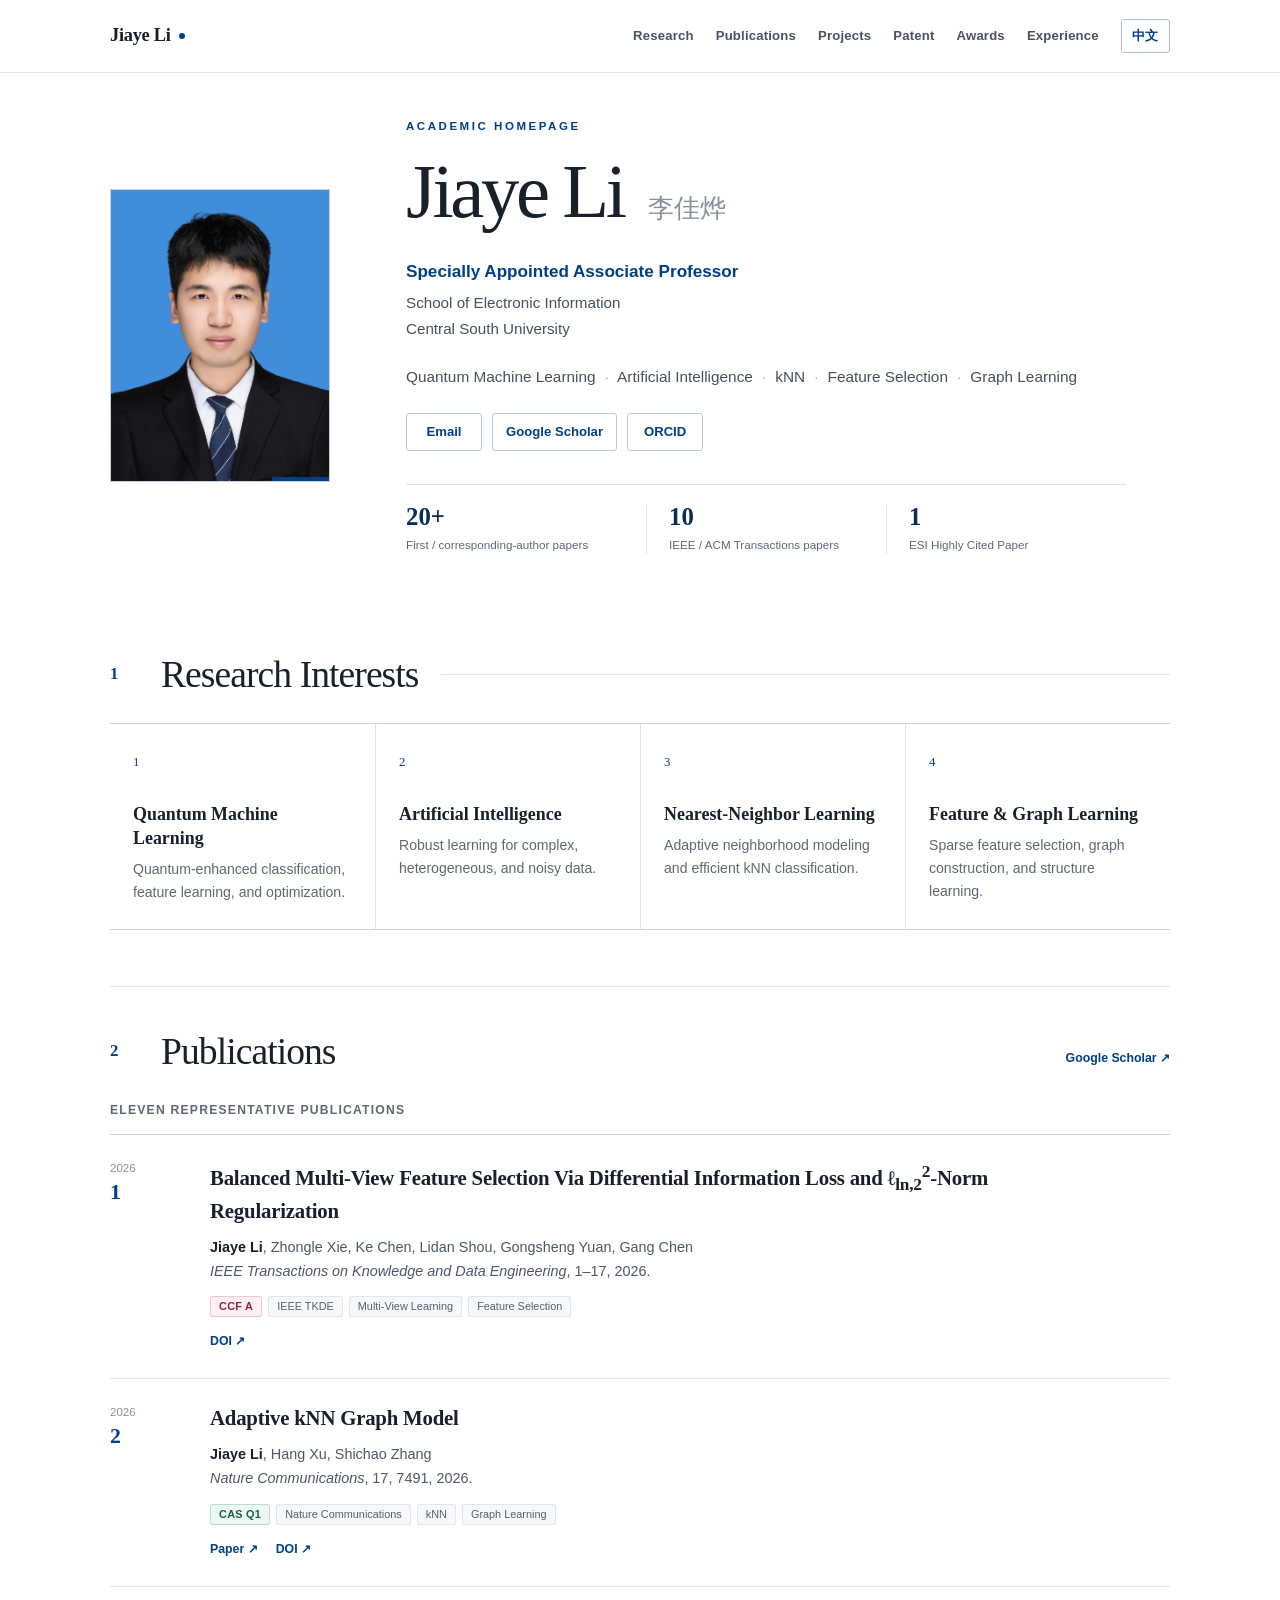
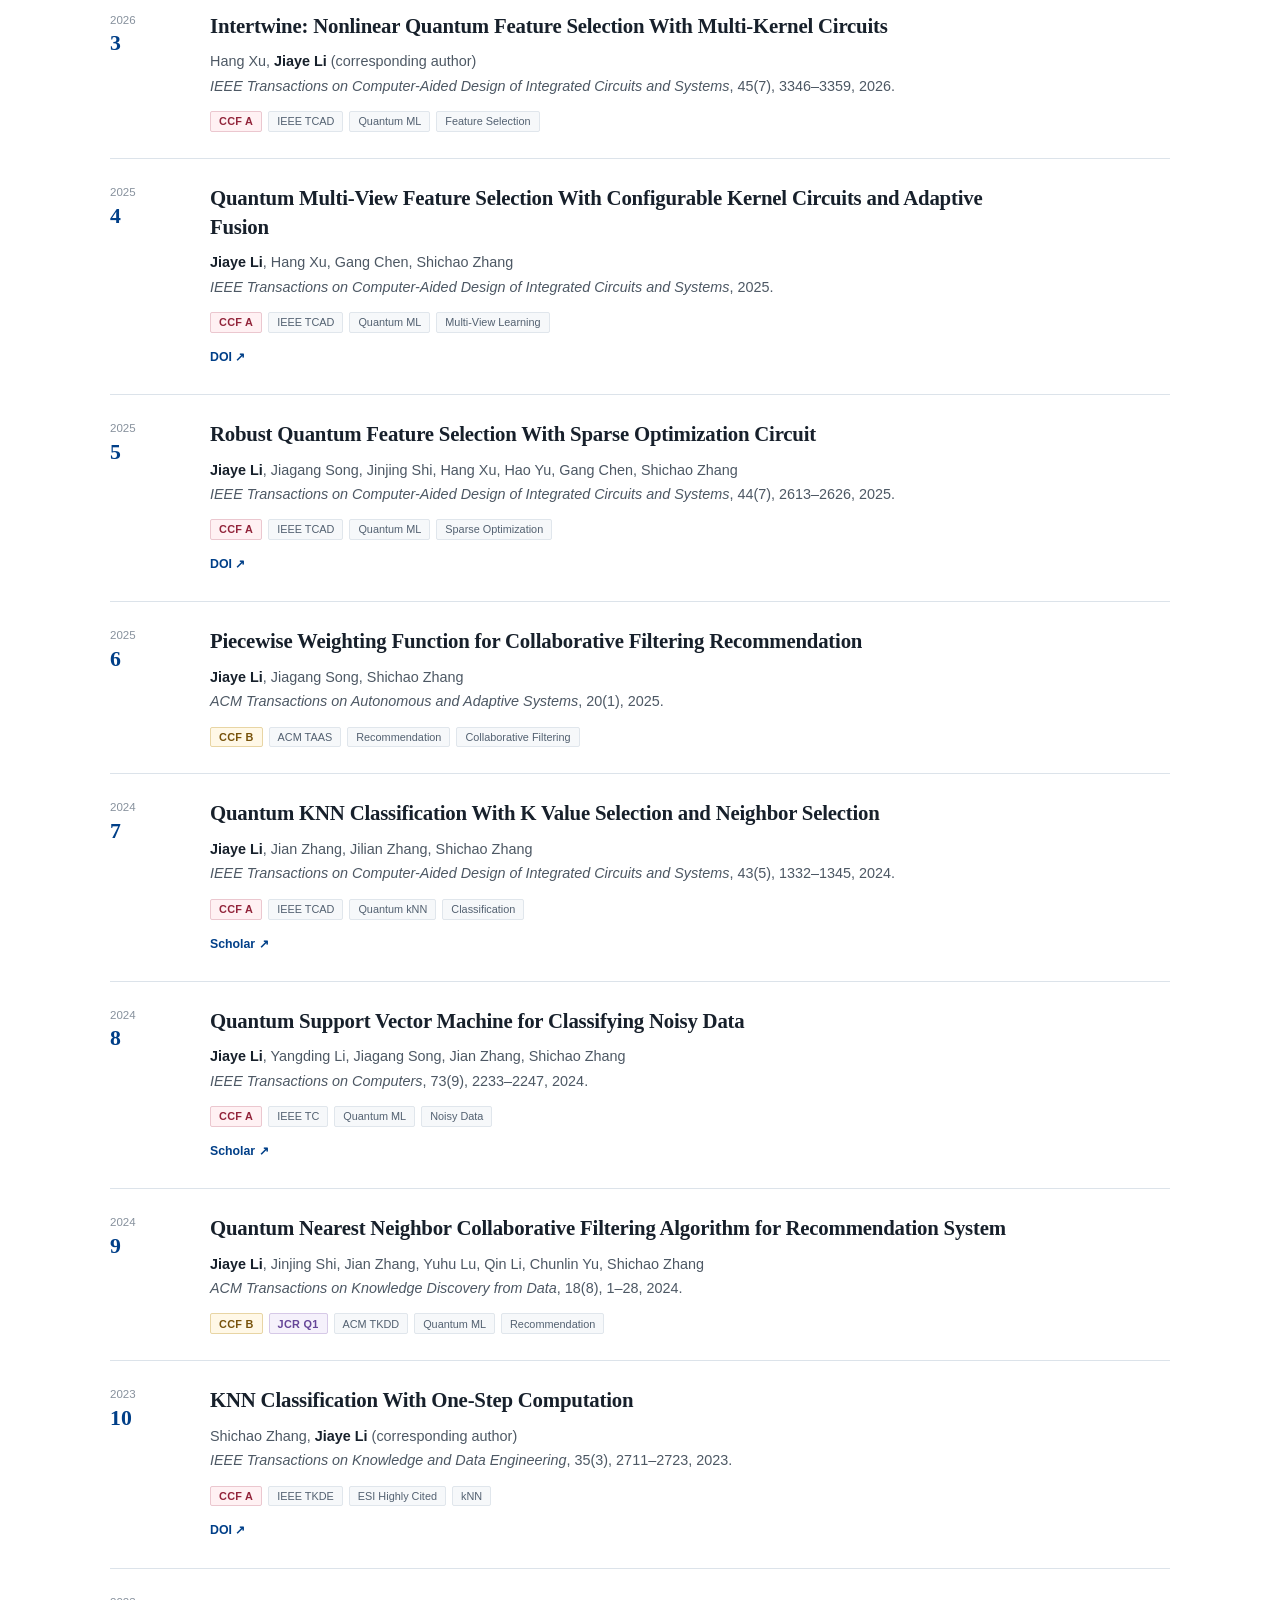
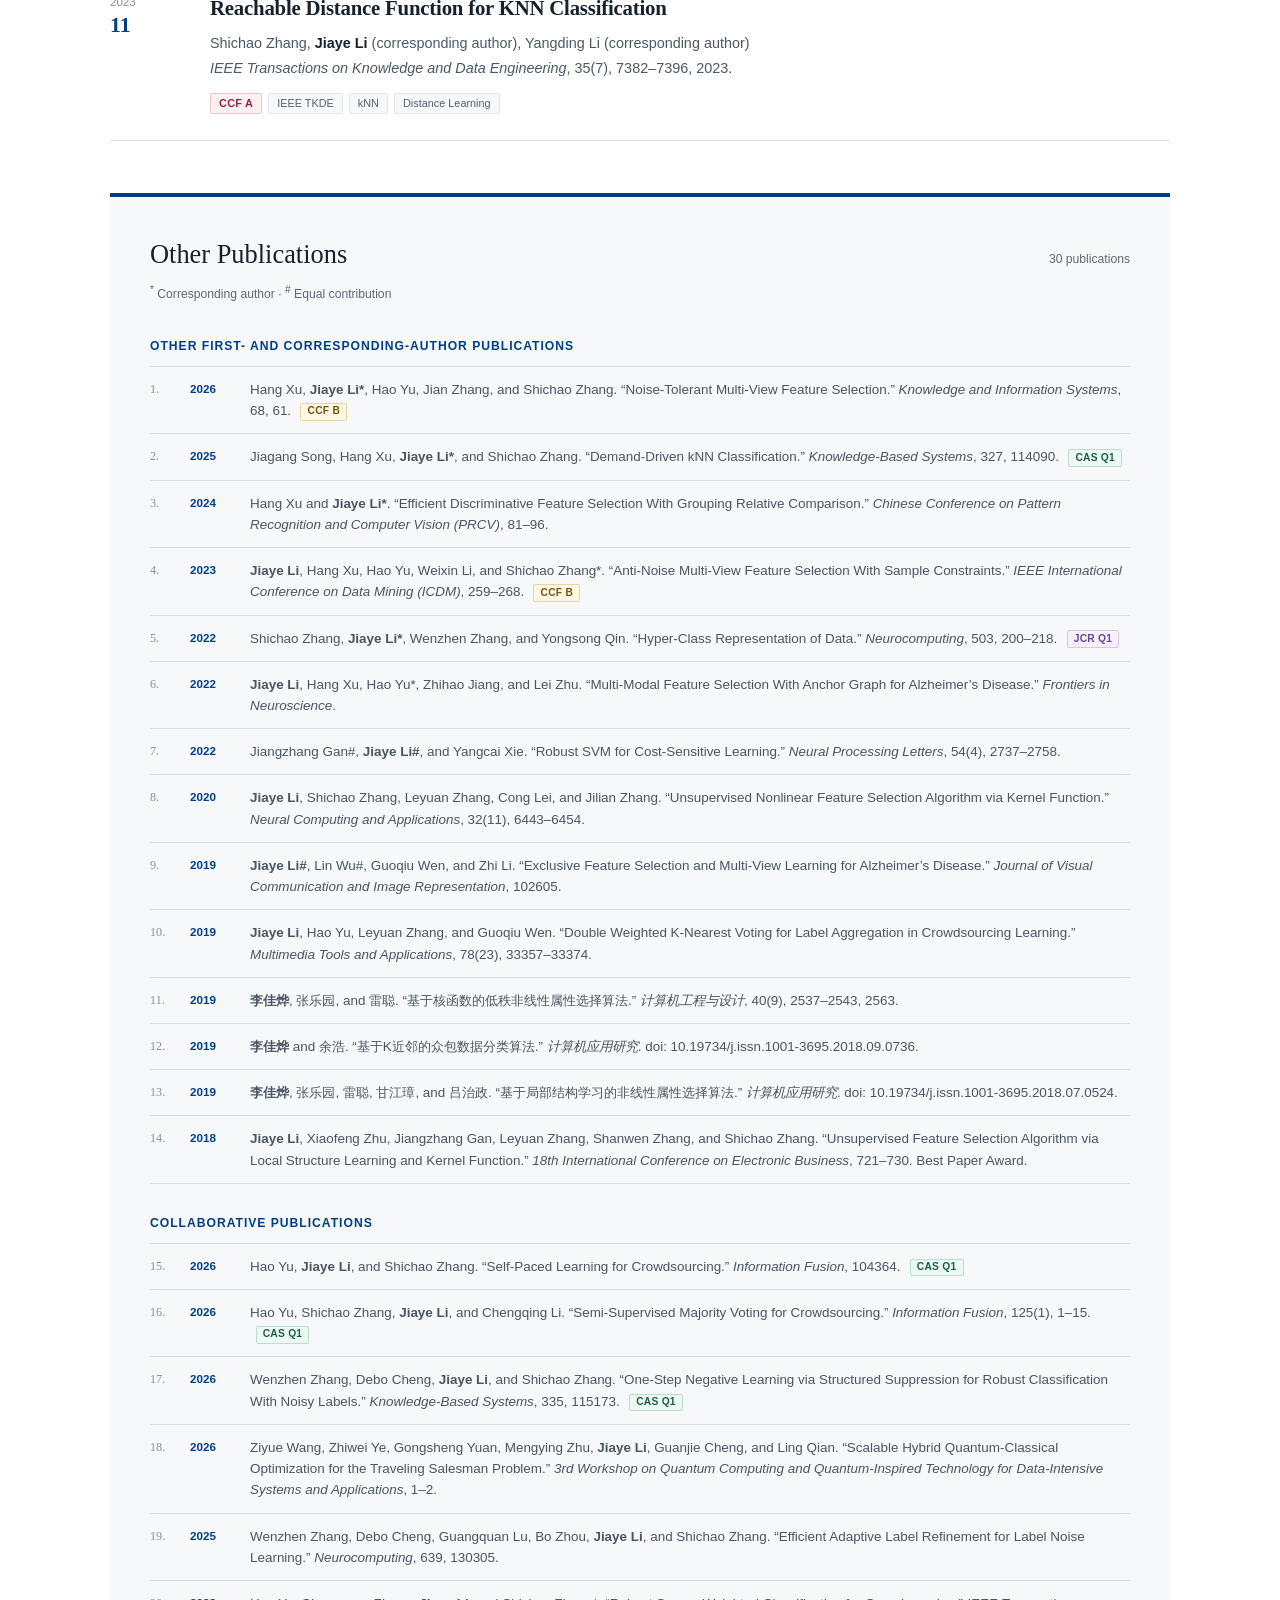
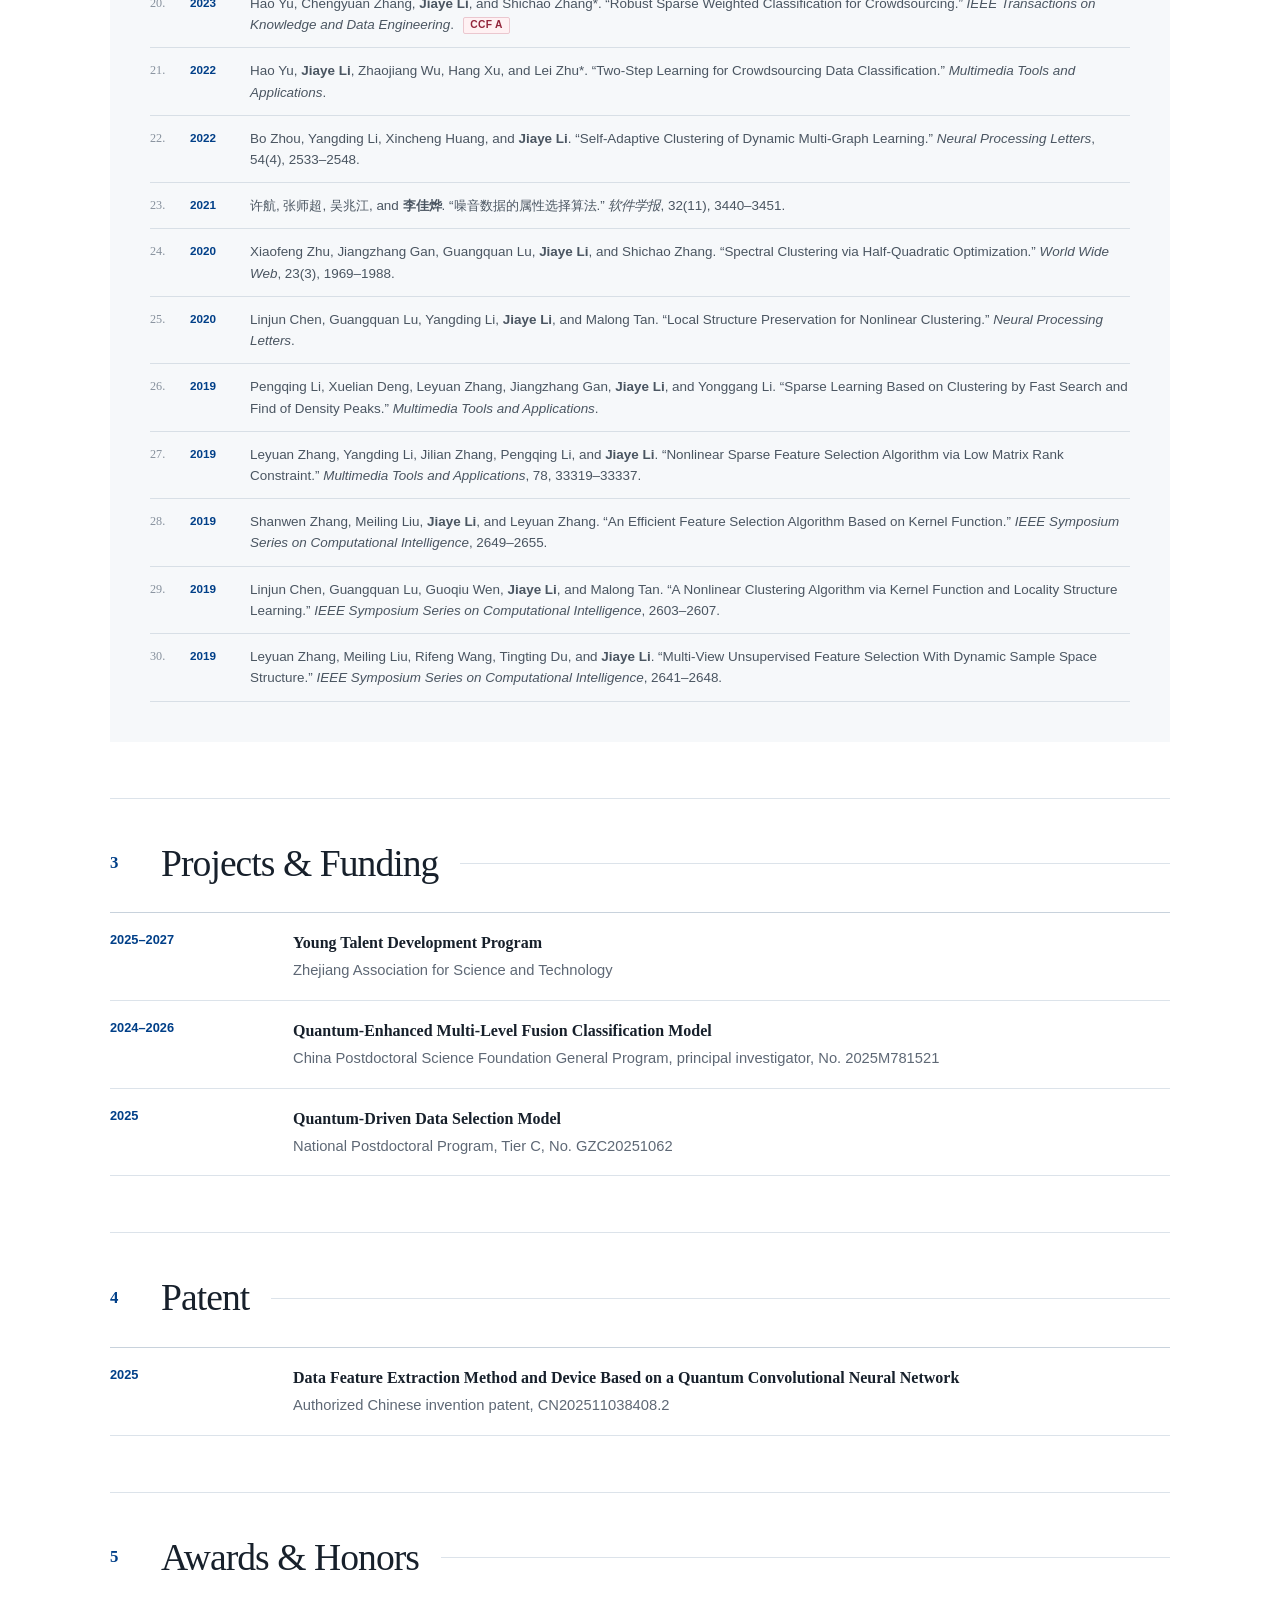
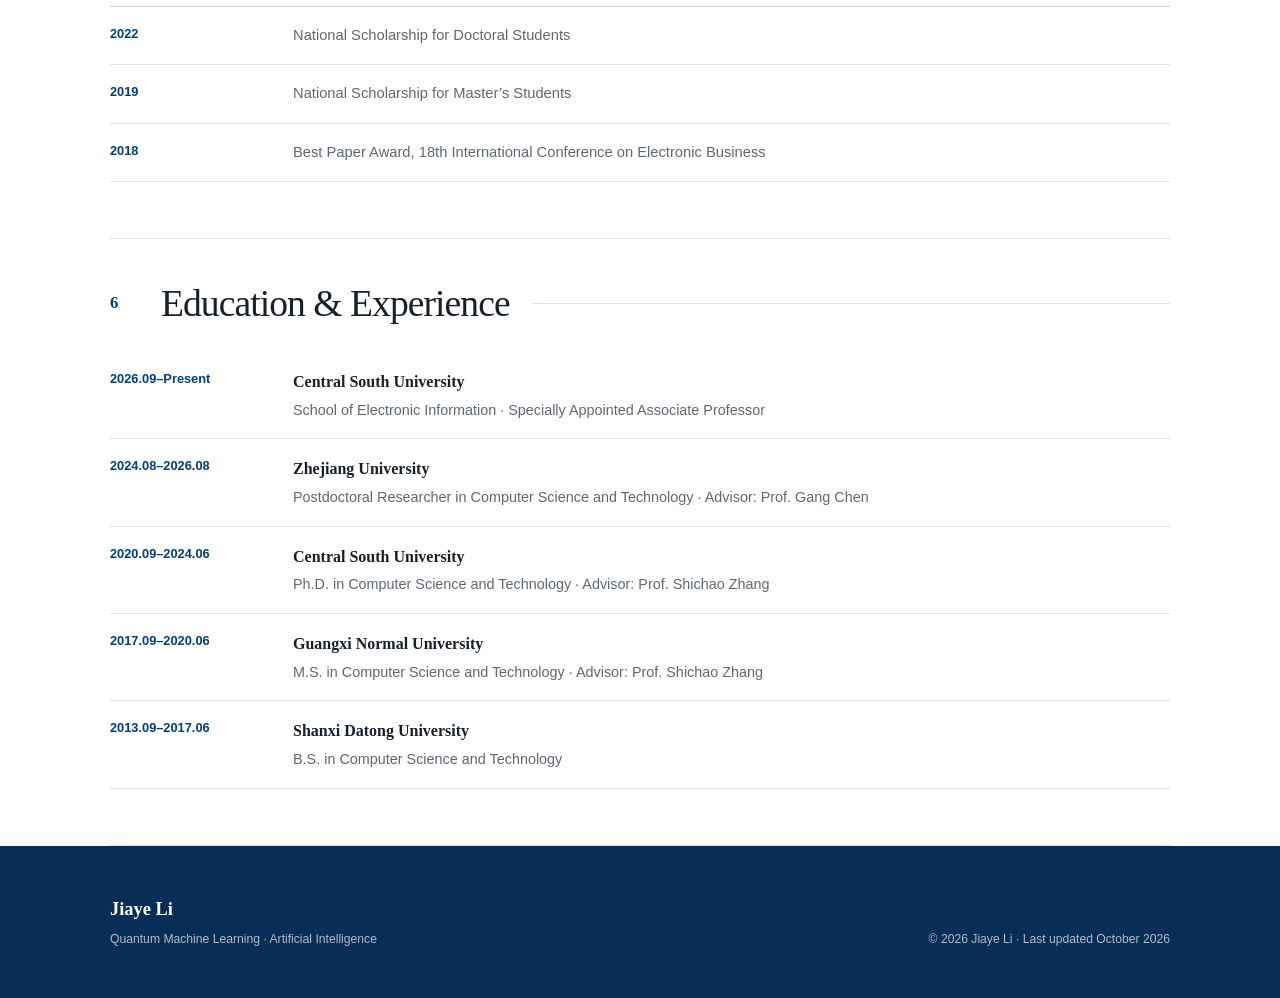
<file: index.html>
<!doctype html>
<html lang="en">
<head>
  <meta charset="utf-8">
  <meta name="viewport" content="width=device-width, initial-scale=1">
  <meta name="description" content="Jiaye Li — Specially Appointed Associate Professor at Central South University, working on quantum machine learning and artificial intelligence.">
  <meta name="theme-color" content="#003f88">
  <title>Jiaye Li | Academic Homepage</title>
  <link rel="stylesheet" href="css/style.css">
</head>
<body>
  <a class="skip-link" href="#main">Skip to content</a>
  <header class="topbar">
    <div class="nav-container">
      <a class="site-name" href="#home" aria-label="Jiaye Li, home">Jiaye Li</a>
      <nav aria-label="Primary navigation">
        <a href="#research">Research</a>
        <a href="#publications">Publications</a><a href="#projects">Projects</a><a href="#patent">Patent</a><a href="#awards">Awards</a><a href="#education">Experience</a>
        <a class="language" href="zh.html" lang="zh-CN">中文</a>
      </nav>
    </div>
  </header>

  <main id="main" class="container">
    <section id="home" class="hero" aria-labelledby="profile-name">
      <div class="portrait">
        <img src="images/profile.jpg" alt="Jiaye Li" onerror="this.hidden=true;this.nextElementSibling.hidden=false">
        <span hidden aria-hidden="true">JL</span>
      </div>
      <div class="hero-info">
        <p class="eyebrow">ACADEMIC HOMEPAGE</p>
        <h1 id="profile-name">Jiaye Li <span lang="zh-CN">李佳烨</span></h1>
        <p class="position">Specially Appointed Associate Professor</p>
        <p class="affiliation">School of Electronic Information<br>Central South University</p>
        <p class="research-summary">Quantum Machine Learning <i>·</i> Artificial Intelligence <i>·</i> kNN <i>·</i> Feature Selection <i>·</i> Graph Learning</p>
        <div class="profile-links" aria-label="Academic profiles">
          <a href="mailto:lijiaye@zju.edu.cn">Email</a>
          <a href="https://scholar.google.com/citations?user=XPhrdd4AAAAJ&hl=en" target="_blank" rel="noopener">Google Scholar</a>
          <a href="https://orcid.org/0000-0002-6267-8437" target="_blank" rel="noopener">ORCID</a>
        </div>
        <dl class="hero-facts" aria-label="Academic highlights">
          <div><dt>20+</dt><dd>First / corresponding-author papers</dd></div>
          <div><dt>10</dt><dd>IEEE / ACM Transactions papers</dd></div>
          <div><dt>1</dt><dd>ESI Highly Cited Paper</dd></div>
        </dl>
      </div>
    </section>

    <section id="research">
      <div class="section-heading"><p>1</p><h2>Research Interests</h2></div>
      <div class="research-grid">
        <article><span>1</span><h3>Quantum Machine Learning</h3><p>Quantum-enhanced classification, feature learning, and optimization.</p></article>
        <article><span>2</span><h3>Artificial Intelligence</h3><p>Robust learning for complex, heterogeneous, and noisy data.</p></article>
        <article><span>3</span><h3>Nearest-Neighbor Learning</h3><p>Adaptive neighborhood modeling and efficient kNN classification.</p></article>
        <article><span>4</span><h3>Feature & Graph Learning</h3><p>Sparse feature selection, graph construction, and structure learning.</p></article>
      </div>
    </section>

    <section id="publications">
      <div class="section-heading publication-heading"><div><p>2</p><h2>Publications</h2></div><a href="https://scholar.google.com/citations?user=XPhrdd4AAAAJ&hl=en" target="_blank" rel="noopener">Google Scholar ↗</a></div>
      <h3 class="list-heading">Eleven Representative Publications</h3>
      <div class="publication-list">
        <article class="publication">
          <div class="pub-index">2026<br><b>1</b></div>
          <div><h3>Balanced Multi-View Feature Selection Via Differential Information Loss and ℓ<sub>ln,2</sub><sup>2</sup>-Norm Regularization</h3><p class="authors"><strong>Jiaye Li</strong>, Zhongle Xie, Ke Chen, Lidan Shou, Gongsheng Yuan, Gang Chen</p><p class="venue"><em>IEEE Transactions on Knowledge and Data Engineering</em>, 1–17, 2026.</p><div class="tags"><span class="ccf ccf-a">CCF A</span><span>IEEE TKDE</span><span>Multi-View Learning</span><span>Feature Selection</span></div><div class="pub-links"><a href="https://doi.org/10.1109/TKDE.2026.3735205" target="_blank" rel="noopener">DOI ↗</a></div></div>
        </article>
        <article class="publication">
          <div class="pub-index">2026<br><b>2</b></div>
          <div><h3>Adaptive kNN Graph Model</h3><p class="authors"><strong>Jiaye Li</strong>, Hang Xu, Shichao Zhang</p><p class="venue"><em>Nature Communications</em>, 17, 7491, 2026.</p><div class="tags"><span class="quartile cas-q1">CAS Q1</span><span>Nature Communications</span><span>kNN</span><span>Graph Learning</span></div><div class="pub-links"><a href="https://www.nature.com/articles/s41467-026-74296-2" target="_blank" rel="noopener">Paper ↗</a><a href="https://doi.org/10.1038/s41467-026-74296-2" target="_blank" rel="noopener">DOI ↗</a></div></div>
        </article>
        <article class="publication">
          <div class="pub-index">2026<br><b>3</b></div>
          <div><h3>Intertwine: Nonlinear Quantum Feature Selection With Multi-Kernel Circuits</h3><p class="authors">Hang Xu, <strong>Jiaye Li</strong> (corresponding author)</p><p class="venue"><em>IEEE Transactions on Computer-Aided Design of Integrated Circuits and Systems</em>, 45(7), 3346–3359, 2026.</p><div class="tags"><span class="ccf ccf-a">CCF A</span><span>IEEE TCAD</span><span>Quantum ML</span><span>Feature Selection</span></div></div>
        </article>
        <article class="publication">
          <div class="pub-index">2025<br><b>4</b></div>
          <div><h3>Quantum Multi-View Feature Selection With Configurable Kernel Circuits and Adaptive Fusion</h3><p class="authors"><strong>Jiaye Li</strong>, Hang Xu, Gang Chen, Shichao Zhang</p><p class="venue"><em>IEEE Transactions on Computer-Aided Design of Integrated Circuits and Systems</em>, 2025.</p><div class="tags"><span class="ccf ccf-a">CCF A</span><span>IEEE TCAD</span><span>Quantum ML</span><span>Multi-View Learning</span></div><div class="pub-links"><a href="https://doi.org/10.1109/TCAD.2025.3650093" target="_blank" rel="noopener">DOI ↗</a></div></div>
        </article>
        <article class="publication">
          <div class="pub-index">2025<br><b>5</b></div>
          <div><h3>Robust Quantum Feature Selection With Sparse Optimization Circuit</h3><p class="authors"><strong>Jiaye Li</strong>, Jiagang Song, Jinjing Shi, Hang Xu, Hao Yu, Gang Chen, Shichao Zhang</p><p class="venue"><em>IEEE Transactions on Computer-Aided Design of Integrated Circuits and Systems</em>, 44(7), 2613–2626, 2025.</p><div class="tags"><span class="ccf ccf-a">CCF A</span><span>IEEE TCAD</span><span>Quantum ML</span><span>Sparse Optimization</span></div><div class="pub-links"><a href="https://doi.org/10.1109/TCAD.2025.3526060" target="_blank" rel="noopener">DOI ↗</a></div></div>
        </article>
        <article class="publication">
          <div class="pub-index">2025<br><b>6</b></div>
          <div><h3>Piecewise Weighting Function for Collaborative Filtering Recommendation</h3><p class="authors"><strong>Jiaye Li</strong>, Jiagang Song, Shichao Zhang</p><p class="venue"><em>ACM Transactions on Autonomous and Adaptive Systems</em>, 20(1), 2025.</p><div class="tags"><span class="ccf ccf-b">CCF B</span><span>ACM TAAS</span><span>Recommendation</span><span>Collaborative Filtering</span></div></div>
        </article>
        <article class="publication">
          <div class="pub-index">2024<br><b>7</b></div>
          <div><h3>Quantum KNN Classification With K Value Selection and Neighbor Selection</h3><p class="authors"><strong>Jiaye Li</strong>, Jian Zhang, Jilian Zhang, Shichao Zhang</p><p class="venue"><em>IEEE Transactions on Computer-Aided Design of Integrated Circuits and Systems</em>, 43(5), 1332–1345, 2024.</p><div class="tags"><span class="ccf ccf-a">CCF A</span><span>IEEE TCAD</span><span>Quantum kNN</span><span>Classification</span></div><div class="pub-links"><a href="https://scholar.google.com/scholar?q=%22Quantum+KNN+Classification+With+K+Value+Selection%22" target="_blank" rel="noopener">Scholar ↗</a></div></div>
        </article>
        <article class="publication">
          <div class="pub-index">2024<br><b>8</b></div>
          <div><h3>Quantum Support Vector Machine for Classifying Noisy Data</h3><p class="authors"><strong>Jiaye Li</strong>, Yangding Li, Jiagang Song, Jian Zhang, Shichao Zhang</p><p class="venue"><em>IEEE Transactions on Computers</em>, 73(9), 2233–2247, 2024.</p><div class="tags"><span class="ccf ccf-a">CCF A</span><span>IEEE TC</span><span>Quantum ML</span><span>Noisy Data</span></div><div class="pub-links"><a href="https://scholar.google.com/scholar?q=%22Quantum+Support+Vector+Machine+for+Classifying+Noisy+Data%22" target="_blank" rel="noopener">Scholar ↗</a></div></div>
        </article>
        <article class="publication">
          <div class="pub-index">2024<br><b>9</b></div>
          <div><h3>Quantum Nearest Neighbor Collaborative Filtering Algorithm for Recommendation System</h3><p class="authors"><strong>Jiaye Li</strong>, Jinjing Shi, Jian Zhang, Yuhu Lu, Qin Li, Chunlin Yu, Shichao Zhang</p><p class="venue"><em>ACM Transactions on Knowledge Discovery from Data</em>, 18(8), 1–28, 2024.</p><div class="tags"><span class="ccf ccf-b">CCF B</span><span class="quartile jcr-q1">JCR Q1</span><span>ACM TKDD</span><span>Quantum ML</span><span>Recommendation</span></div></div>
        </article>
        <article class="publication">
          <div class="pub-index">2023<br><b>10</b></div>
          <div><h3>KNN Classification With One-Step Computation</h3><p class="authors">Shichao Zhang, <strong>Jiaye Li</strong> (corresponding author)</p><p class="venue"><em>IEEE Transactions on Knowledge and Data Engineering</em>, 35(3), 2711–2723, 2023.</p><div class="tags"><span class="ccf ccf-a">CCF A</span><span>IEEE TKDE</span><span>ESI Highly Cited</span><span>kNN</span></div><div class="pub-links"><a href="https://doi.org/10.1109/TKDE.2021.3119140" target="_blank" rel="noopener">DOI ↗</a></div></div>
        </article>
        <article class="publication">
          <div class="pub-index">2023<br><b>11</b></div>
          <div><h3>Reachable Distance Function for KNN Classification</h3><p class="authors">Shichao Zhang, <strong>Jiaye Li</strong> (corresponding author), Yangding Li (corresponding author)</p><p class="venue"><em>IEEE Transactions on Knowledge and Data Engineering</em>, 35(7), 7382–7396, 2023.</p><div class="tags"><span class="ccf ccf-a">CCF A</span><span>IEEE TKDE</span><span>kNN</span><span>Distance Learning</span></div></div>
        </article>
      </div>
      <div class="complete-publications">
        <div class="list-title-row"><h3>Other Publications</h3><span>30 publications</span></div>
        <p class="publication-note"><sup>*</sup> Corresponding author · <sup>#</sup> Equal contribution</p>

        <h4>Other First- and Corresponding-Author Publications</h4>
        <ol>
          <li><span class="paper-year">2026</span><p>Hang Xu, <strong>Jiaye Li*</strong>, Hao Yu, Jian Zhang, and Shichao Zhang. “Noise-Tolerant Multi-View Feature Selection.” <em>Knowledge and Information Systems</em>, 68, 61. <span class="ccf-mark ccf-b">CCF B</span></p></li>
          <li><span class="paper-year">2025</span><p>Jiagang Song, Hang Xu, <strong>Jiaye Li*</strong>, and Shichao Zhang. “Demand-Driven kNN Classification.” <em>Knowledge-Based Systems</em>, 327, 114090. <span class="quartile-mark cas-q1">CAS Q1</span></p></li>
          <li><span class="paper-year">2024</span><p>Hang Xu and <strong>Jiaye Li*</strong>. “Efficient Discriminative Feature Selection With Grouping Relative Comparison.” <em>Chinese Conference on Pattern Recognition and Computer Vision (PRCV)</em>, 81–96.</p></li>
          <li><span class="paper-year">2023</span><p><strong>Jiaye Li</strong>, Hang Xu, Hao Yu, Weixin Li, and Shichao Zhang*. “Anti-Noise Multi-View Feature Selection With Sample Constraints.” <em>IEEE International Conference on Data Mining (ICDM)</em>, 259–268. <span class="ccf-mark ccf-b">CCF B</span></p></li>
          <li><span class="paper-year">2022</span><p>Shichao Zhang, <strong>Jiaye Li*</strong>, Wenzhen Zhang, and Yongsong Qin. “Hyper-Class Representation of Data.” <em>Neurocomputing</em>, 503, 200–218. <span class="quartile-mark jcr-q1">JCR Q1</span></p></li>
          <li><span class="paper-year">2022</span><p><strong>Jiaye Li</strong>, Hang Xu, Hao Yu*, Zhihao Jiang, and Lei Zhu. “Multi-Modal Feature Selection With Anchor Graph for Alzheimer’s Disease.” <em>Frontiers in Neuroscience</em>.</p></li>
          <li><span class="paper-year">2022</span><p>Jiangzhang Gan#, <strong>Jiaye Li#</strong>, and Yangcai Xie. “Robust SVM for Cost-Sensitive Learning.” <em>Neural Processing Letters</em>, 54(4), 2737–2758.</p></li>
          <li><span class="paper-year">2020</span><p><strong>Jiaye Li</strong>, Shichao Zhang, Leyuan Zhang, Cong Lei, and Jilian Zhang. “Unsupervised Nonlinear Feature Selection Algorithm via Kernel Function.” <em>Neural Computing and Applications</em>, 32(11), 6443–6454.</p></li>
          <li><span class="paper-year">2019</span><p><strong>Jiaye Li#</strong>, Lin Wu#, Guoqiu Wen, and Zhi Li. “Exclusive Feature Selection and Multi-View Learning for Alzheimer’s Disease.” <em>Journal of Visual Communication and Image Representation</em>, 102605.</p></li>
          <li><span class="paper-year">2019</span><p><strong>Jiaye Li</strong>, Hao Yu, Leyuan Zhang, and Guoqiu Wen. “Double Weighted K-Nearest Voting for Label Aggregation in Crowdsourcing Learning.” <em>Multimedia Tools and Applications</em>, 78(23), 33357–33374.</p></li>
          <li><span class="paper-year">2019</span><p><strong>李佳烨</strong>, 张乐园, and 雷聪. “基于核函数的低秩非线性属性选择算法.” <em>计算机工程与设计</em>, 40(9), 2537–2543, 2563.</p></li>
          <li><span class="paper-year">2019</span><p><strong>李佳烨</strong> and 余浩. “基于K近邻的众包数据分类算法.” <em>计算机应用研究</em>. doi: 10.19734/j.issn.1001-3695.2018.09.0736.</p></li>
          <li><span class="paper-year">2019</span><p><strong>李佳烨</strong>, 张乐园, 雷聪, 甘江璋, and 吕治政. “基于局部结构学习的非线性属性选择算法.” <em>计算机应用研究</em>. doi: 10.19734/j.issn.1001-3695.2018.07.0524.</p></li>
          <li><span class="paper-year">2018</span><p><strong>Jiaye Li</strong>, Xiaofeng Zhu, Jiangzhang Gan, Leyuan Zhang, Shanwen Zhang, and Shichao Zhang. “Unsupervised Feature Selection Algorithm via Local Structure Learning and Kernel Function.” <em>18th International Conference on Electronic Business</em>, 721–730. Best Paper Award.</p></li>
        </ol>

        <h4>Collaborative Publications</h4>
        <ol start="15">
          <li><span class="paper-year">2026</span><p>Hao Yu, <strong>Jiaye Li</strong>, and Shichao Zhang. “Self-Paced Learning for Crowdsourcing.” <em>Information Fusion</em>, 104364. <span class="quartile-mark cas-q1">CAS Q1</span></p></li>
          <li><span class="paper-year">2026</span><p>Hao Yu, Shichao Zhang, <strong>Jiaye Li</strong>, and Chengqing Li. “Semi-Supervised Majority Voting for Crowdsourcing.” <em>Information Fusion</em>, 125(1), 1–15. <span class="quartile-mark cas-q1">CAS Q1</span></p></li>
          <li><span class="paper-year">2026</span><p>Wenzhen Zhang, Debo Cheng, <strong>Jiaye Li</strong>, and Shichao Zhang. “One-Step Negative Learning via Structured Suppression for Robust Classification With Noisy Labels.” <em>Knowledge-Based Systems</em>, 335, 115173. <span class="quartile-mark cas-q1">CAS Q1</span></p></li>
          <li><span class="paper-year">2026</span><p>Ziyue Wang, Zhiwei Ye, Gongsheng Yuan, Mengying Zhu, <strong>Jiaye Li</strong>, Guanjie Cheng, and Ling Qian. “Scalable Hybrid Quantum-Classical Optimization for the Traveling Salesman Problem.” <em>3rd Workshop on Quantum Computing and Quantum-Inspired Technology for Data-Intensive Systems and Applications</em>, 1–2.</p></li>
          <li><span class="paper-year">2025</span><p>Wenzhen Zhang, Debo Cheng, Guangquan Lu, Bo Zhou, <strong>Jiaye Li</strong>, and Shichao Zhang. “Efficient Adaptive Label Refinement for Label Noise Learning.” <em>Neurocomputing</em>, 639, 130305.</p></li>
          <li><span class="paper-year">2023</span><p>Hao Yu, Chengyuan Zhang, <strong>Jiaye Li</strong>, and Shichao Zhang*. “Robust Sparse Weighted Classification for Crowdsourcing.” <em>IEEE Transactions on Knowledge and Data Engineering</em>. <span class="ccf-mark ccf-a">CCF A</span></p></li>
          <li><span class="paper-year">2022</span><p>Hao Yu, <strong>Jiaye Li</strong>, Zhaojiang Wu, Hang Xu, and Lei Zhu*. “Two-Step Learning for Crowdsourcing Data Classification.” <em>Multimedia Tools and Applications</em>.</p></li>
          <li><span class="paper-year">2022</span><p>Bo Zhou, Yangding Li, Xincheng Huang, and <strong>Jiaye Li</strong>. “Self-Adaptive Clustering of Dynamic Multi-Graph Learning.” <em>Neural Processing Letters</em>, 54(4), 2533–2548.</p></li>
          <li><span class="paper-year">2021</span><p>许航, 张师超, 吴兆江, and <strong>李佳烨</strong>. “噪音数据的属性选择算法.” <em>软件学报</em>, 32(11), 3440–3451.</p></li>
          <li><span class="paper-year">2020</span><p>Xiaofeng Zhu, Jiangzhang Gan, Guangquan Lu, <strong>Jiaye Li</strong>, and Shichao Zhang. “Spectral Clustering via Half-Quadratic Optimization.” <em>World Wide Web</em>, 23(3), 1969–1988.</p></li>
          <li><span class="paper-year">2020</span><p>Linjun Chen, Guangquan Lu, Yangding Li, <strong>Jiaye Li</strong>, and Malong Tan. “Local Structure Preservation for Nonlinear Clustering.” <em>Neural Processing Letters</em>.</p></li>
          <li><span class="paper-year">2019</span><p>Pengqing Li, Xuelian Deng, Leyuan Zhang, Jiangzhang Gan, <strong>Jiaye Li</strong>, and Yonggang Li. “Sparse Learning Based on Clustering by Fast Search and Find of Density Peaks.” <em>Multimedia Tools and Applications</em>.</p></li>
          <li><span class="paper-year">2019</span><p>Leyuan Zhang, Yangding Li, Jilian Zhang, Pengqing Li, and <strong>Jiaye Li</strong>. “Nonlinear Sparse Feature Selection Algorithm via Low Matrix Rank Constraint.” <em>Multimedia Tools and Applications</em>, 78, 33319–33337.</p></li>
          <li><span class="paper-year">2019</span><p>Shanwen Zhang, Meiling Liu, <strong>Jiaye Li</strong>, and Leyuan Zhang. “An Efficient Feature Selection Algorithm Based on Kernel Function.” <em>IEEE Symposium Series on Computational Intelligence</em>, 2649–2655.</p></li>
          <li><span class="paper-year">2019</span><p>Linjun Chen, Guangquan Lu, Guoqiu Wen, <strong>Jiaye Li</strong>, and Malong Tan. “A Nonlinear Clustering Algorithm via Kernel Function and Locality Structure Learning.” <em>IEEE Symposium Series on Computational Intelligence</em>, 2603–2607.</p></li>
          <li><span class="paper-year">2019</span><p>Leyuan Zhang, Meiling Liu, Rifeng Wang, Tingting Du, and <strong>Jiaye Li</strong>. “Multi-View Unsupervised Feature Selection With Dynamic Sample Space Structure.” <em>IEEE Symposium Series on Computational Intelligence</em>, 2641–2648.</p></li>
        </ol>
      </div>
    </section>

    <section id="projects">
      <div class="section-heading"><p>3</p><h2>Projects & Funding</h2></div>
      <div class="award-list">
        <article><time>2025–2027</time><p><strong>Young Talent Development Program</strong>Zhejiang Association for Science and Technology</p></article>
        <article><time>2024–2026</time><p><strong>Quantum-Enhanced Multi-Level Fusion Classification Model</strong>China Postdoctoral Science Foundation General Program, principal investigator, No. 2025M781521</p></article>
        <article><time>2025</time><p><strong>Quantum-Driven Data Selection Model</strong>National Postdoctoral Program, Tier C, No. GZC20251062</p></article>
      </div>
    </section>

    <section id="patent">
      <div class="section-heading"><p>4</p><h2>Patent</h2></div>
      <div class="award-list">
        <article><time>2025</time><p><strong>Data Feature Extraction Method and Device Based on a Quantum Convolutional Neural Network</strong>Authorized Chinese invention patent, CN202511038408.2</p></article>
      </div>
    </section>

    <section id="awards">
      <div class="section-heading"><p>5</p><h2>Awards & Honors</h2></div>
      <div class="award-list">
        <article><time>2022</time><p>National Scholarship for Doctoral Students</p></article>
        <article><time>2019</time><p>National Scholarship for Master’s Students</p></article>
        <article><time>2018</time><p>Best Paper Award, 18th International Conference on Electronic Business</p></article>
      </div>
    </section>

    <section id="education">
      <div class="section-heading"><p>6</p><h2>Education & Experience</h2></div>
      <div class="experience"><time>2026.09–Present</time><div><h3>Central South University</h3><p>School of Electronic Information · Specially Appointed Associate Professor</p></div></div>
      <div class="experience"><time>2024.08–2026.08</time><div><h3>Zhejiang University</h3><p>Postdoctoral Researcher in Computer Science and Technology · Advisor: Prof. Gang Chen</p></div></div>
      <div class="experience"><time>2020.09–2024.06</time><div><h3>Central South University</h3><p>Ph.D. in Computer Science and Technology · Advisor: Prof. Shichao Zhang</p></div></div>
      <div class="experience"><time>2017.09–2020.06</time><div><h3>Guangxi Normal University</h3><p>M.S. in Computer Science and Technology · Advisor: Prof. Shichao Zhang</p></div></div>
      <div class="experience"><time>2013.09–2017.06</time><div><h3>Shanxi Datong University</h3><p>B.S. in Computer Science and Technology</p></div></div>
    </section>
  </main>

  <footer><div><strong>Jiaye Li</strong><p>Quantum Machine Learning · Artificial Intelligence</p></div><p>© 2026 Jiaye Li · Last updated October 2026</p></footer>
</body>
</html>
</file>
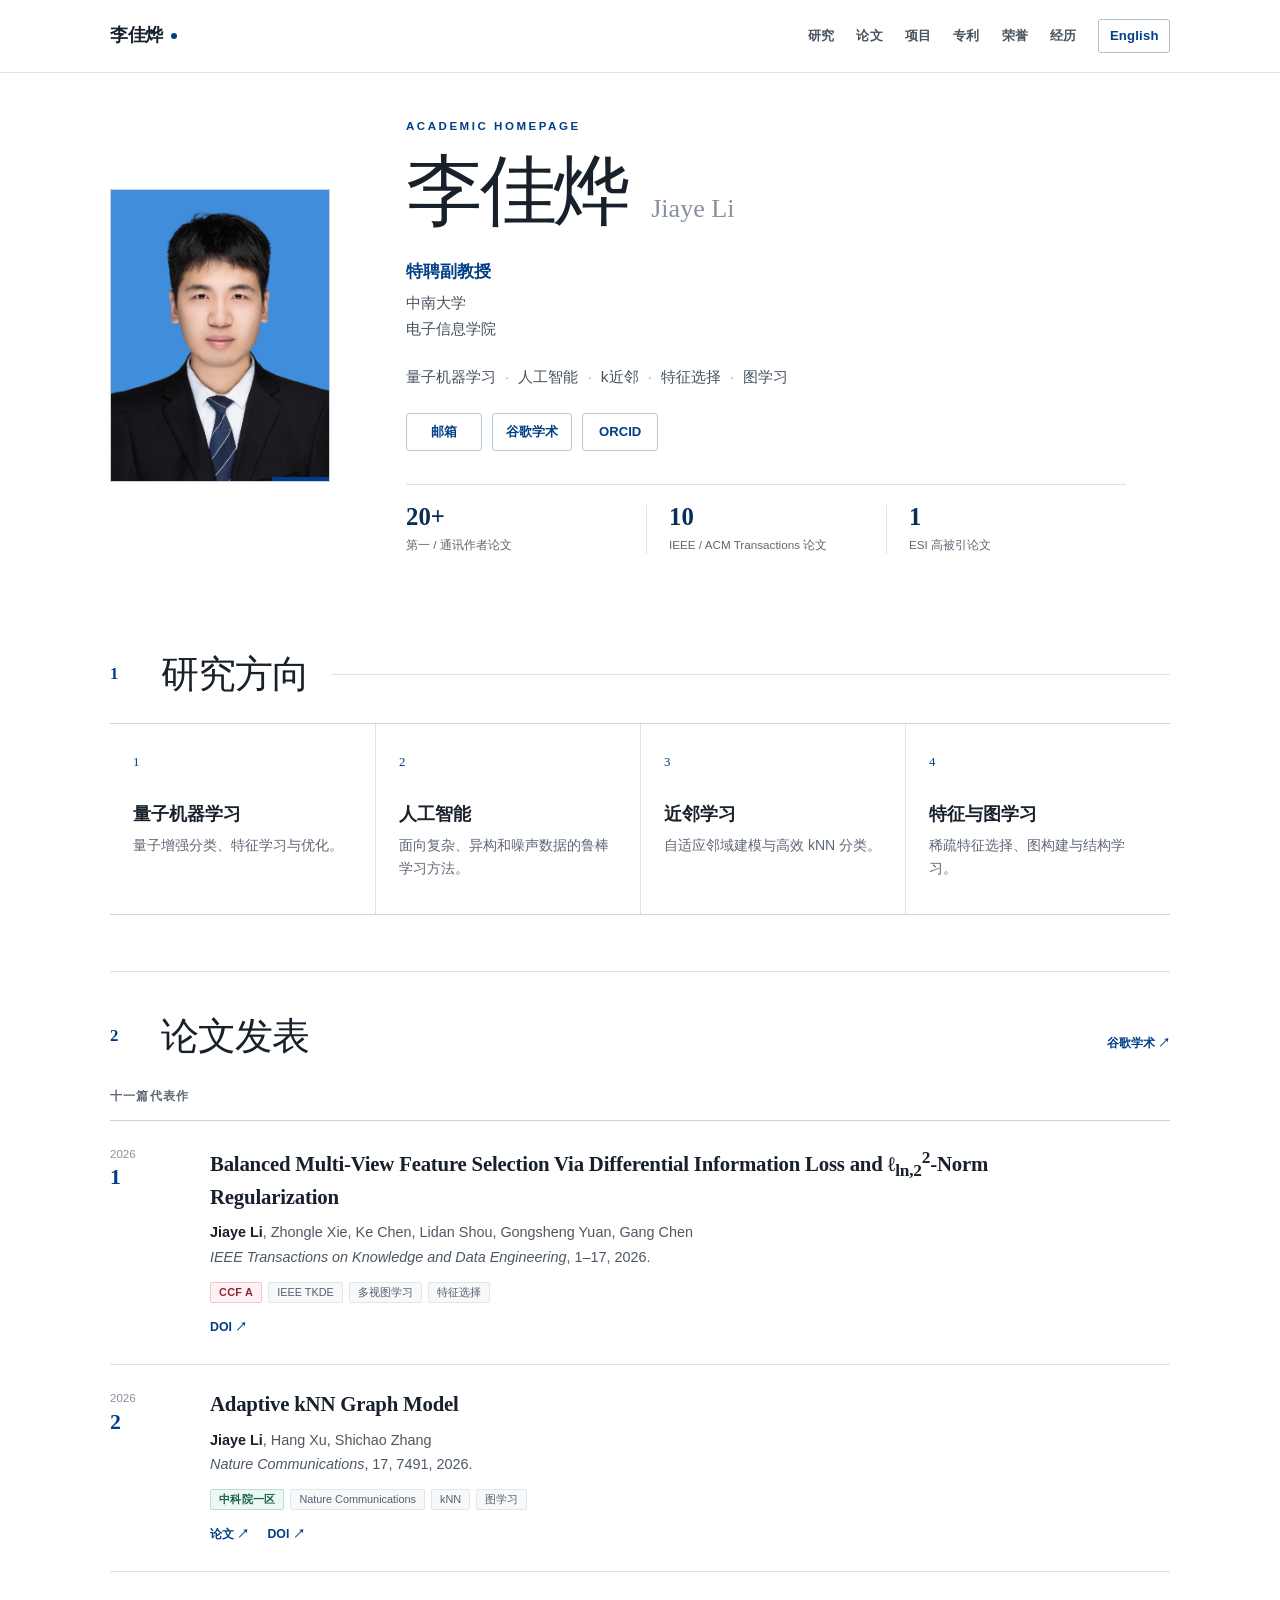
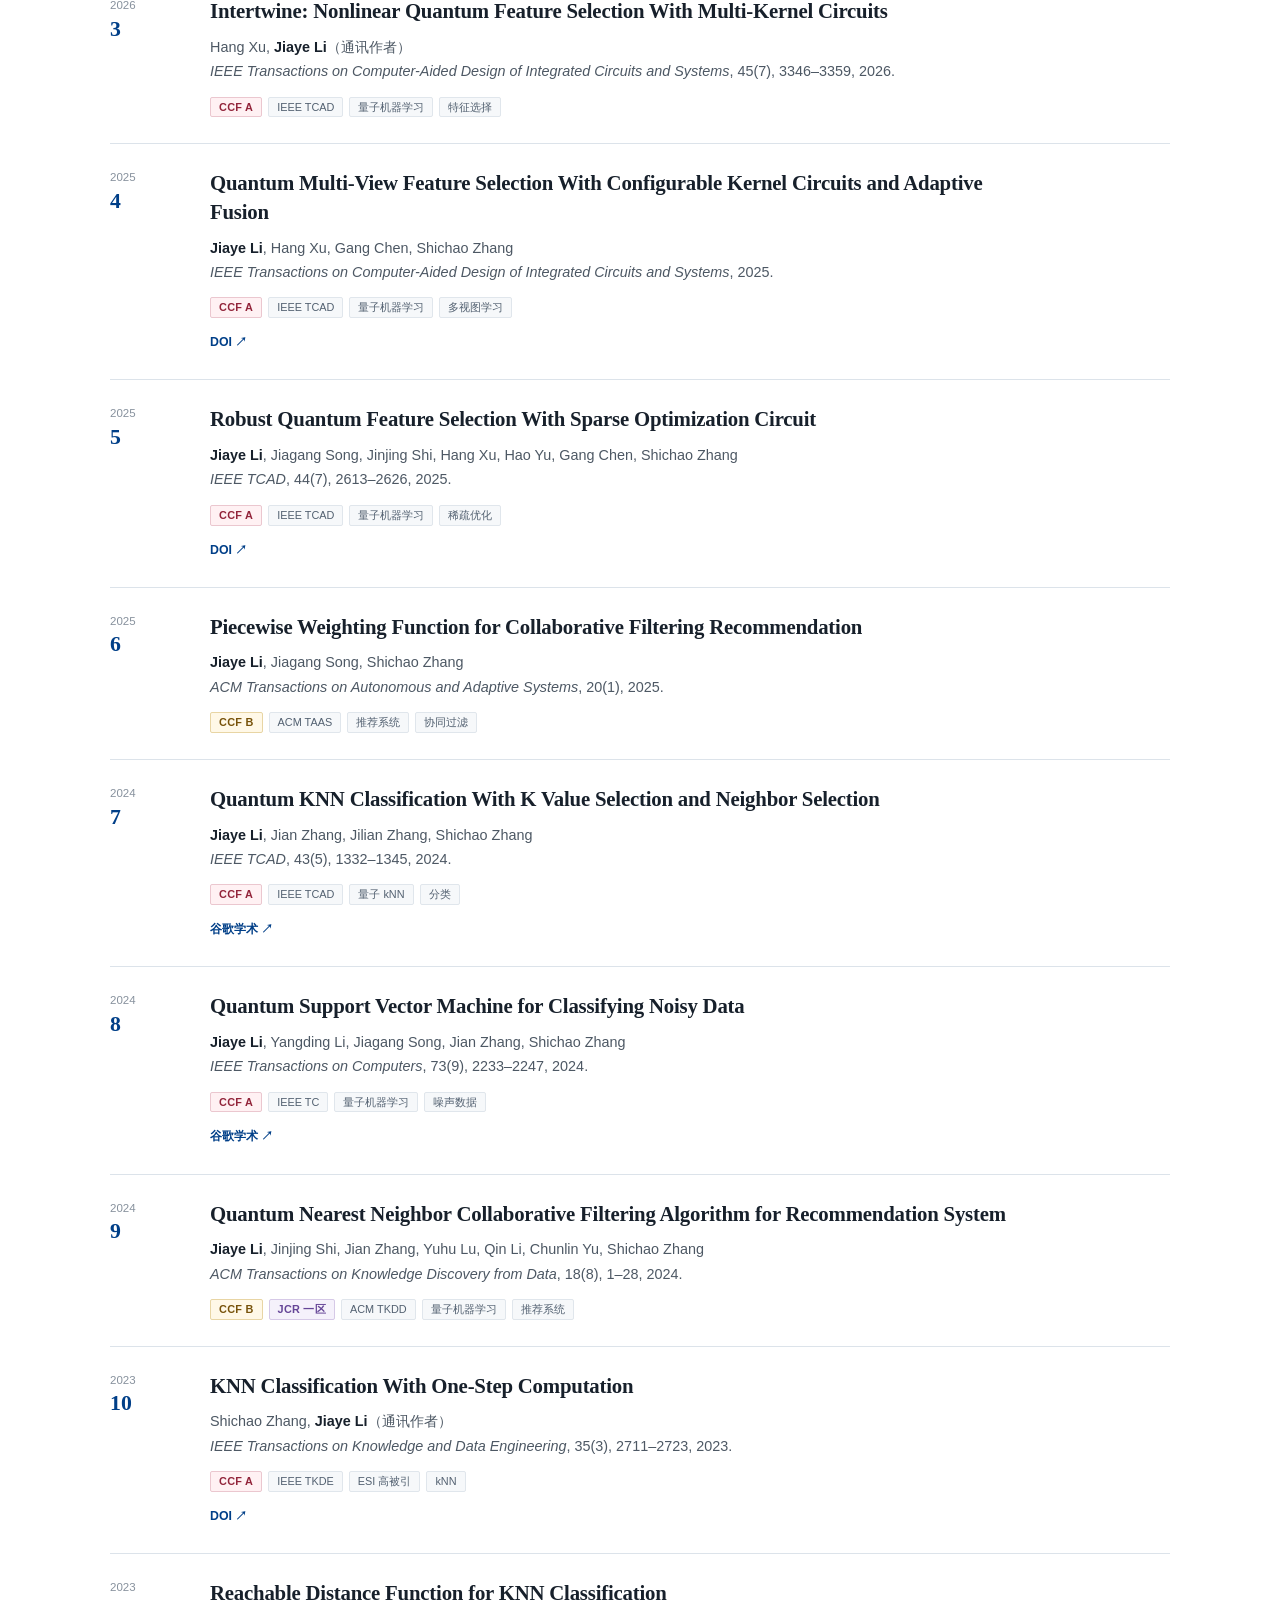
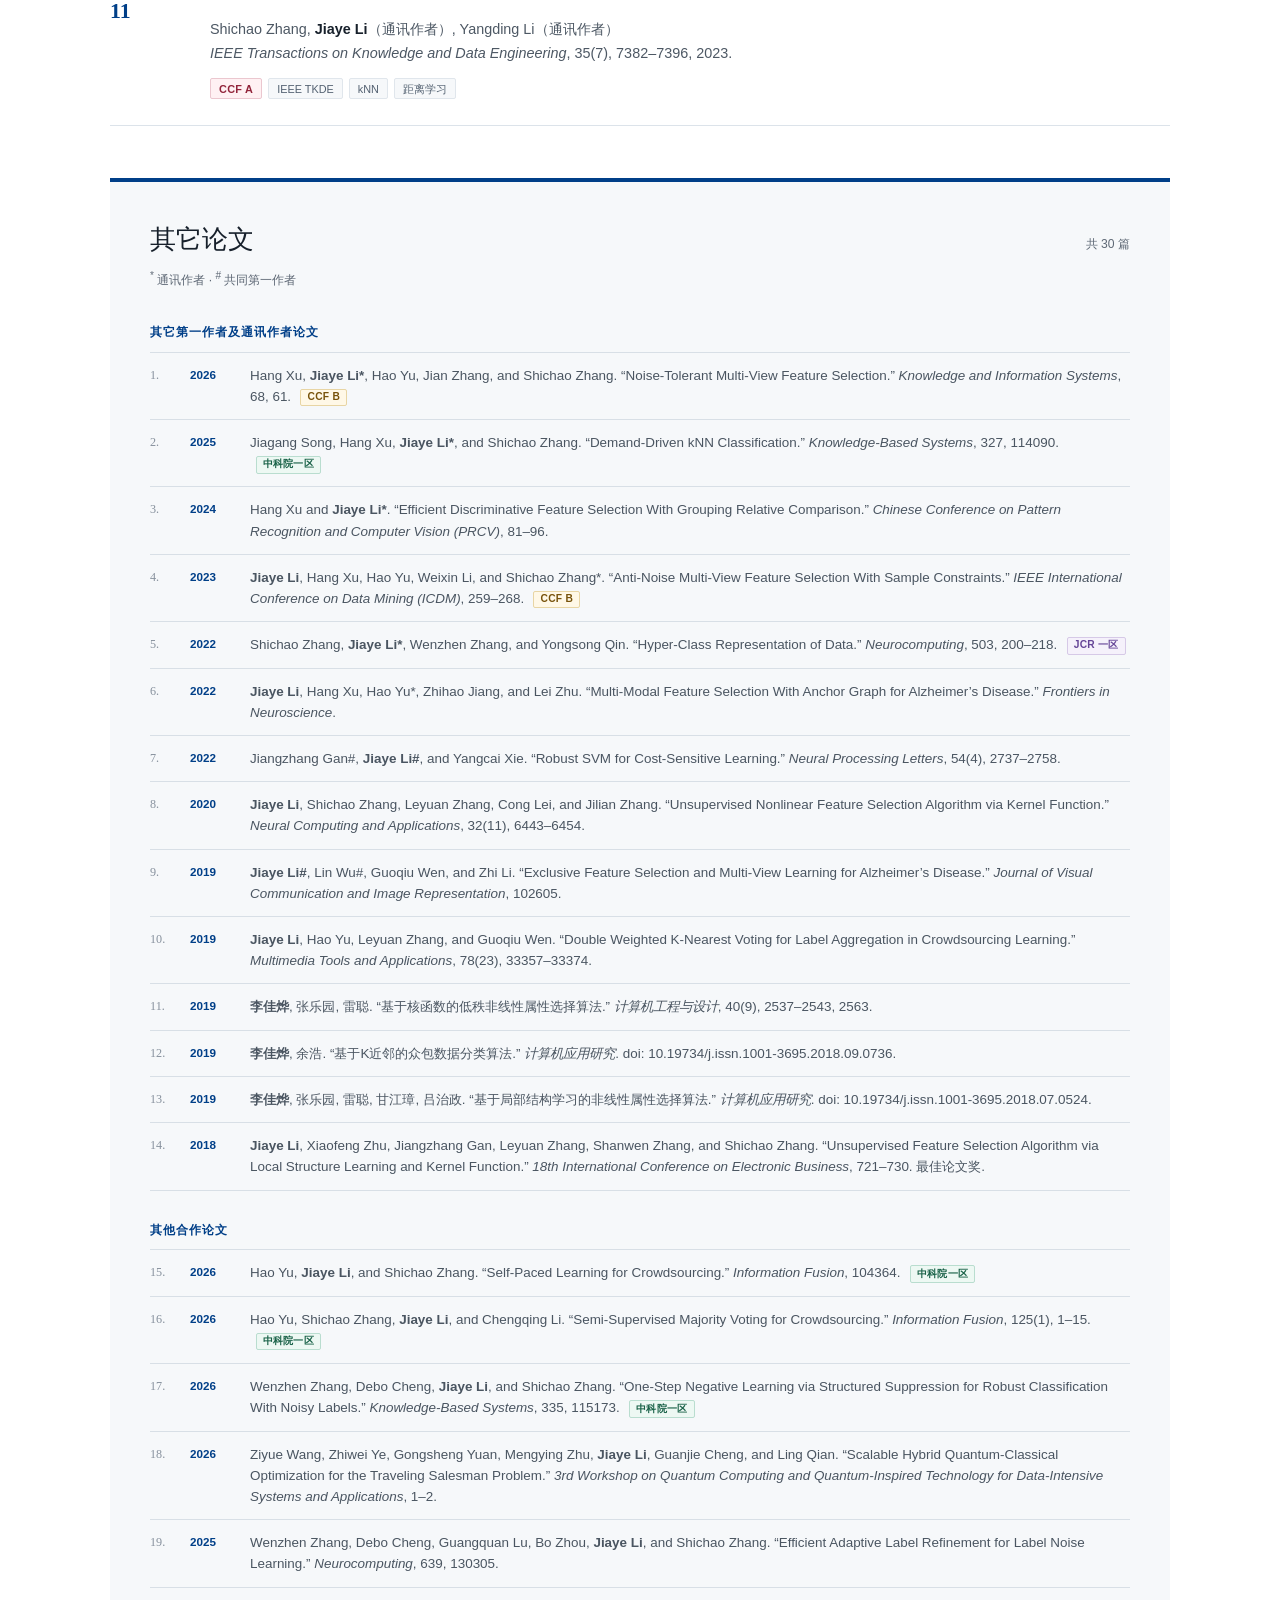
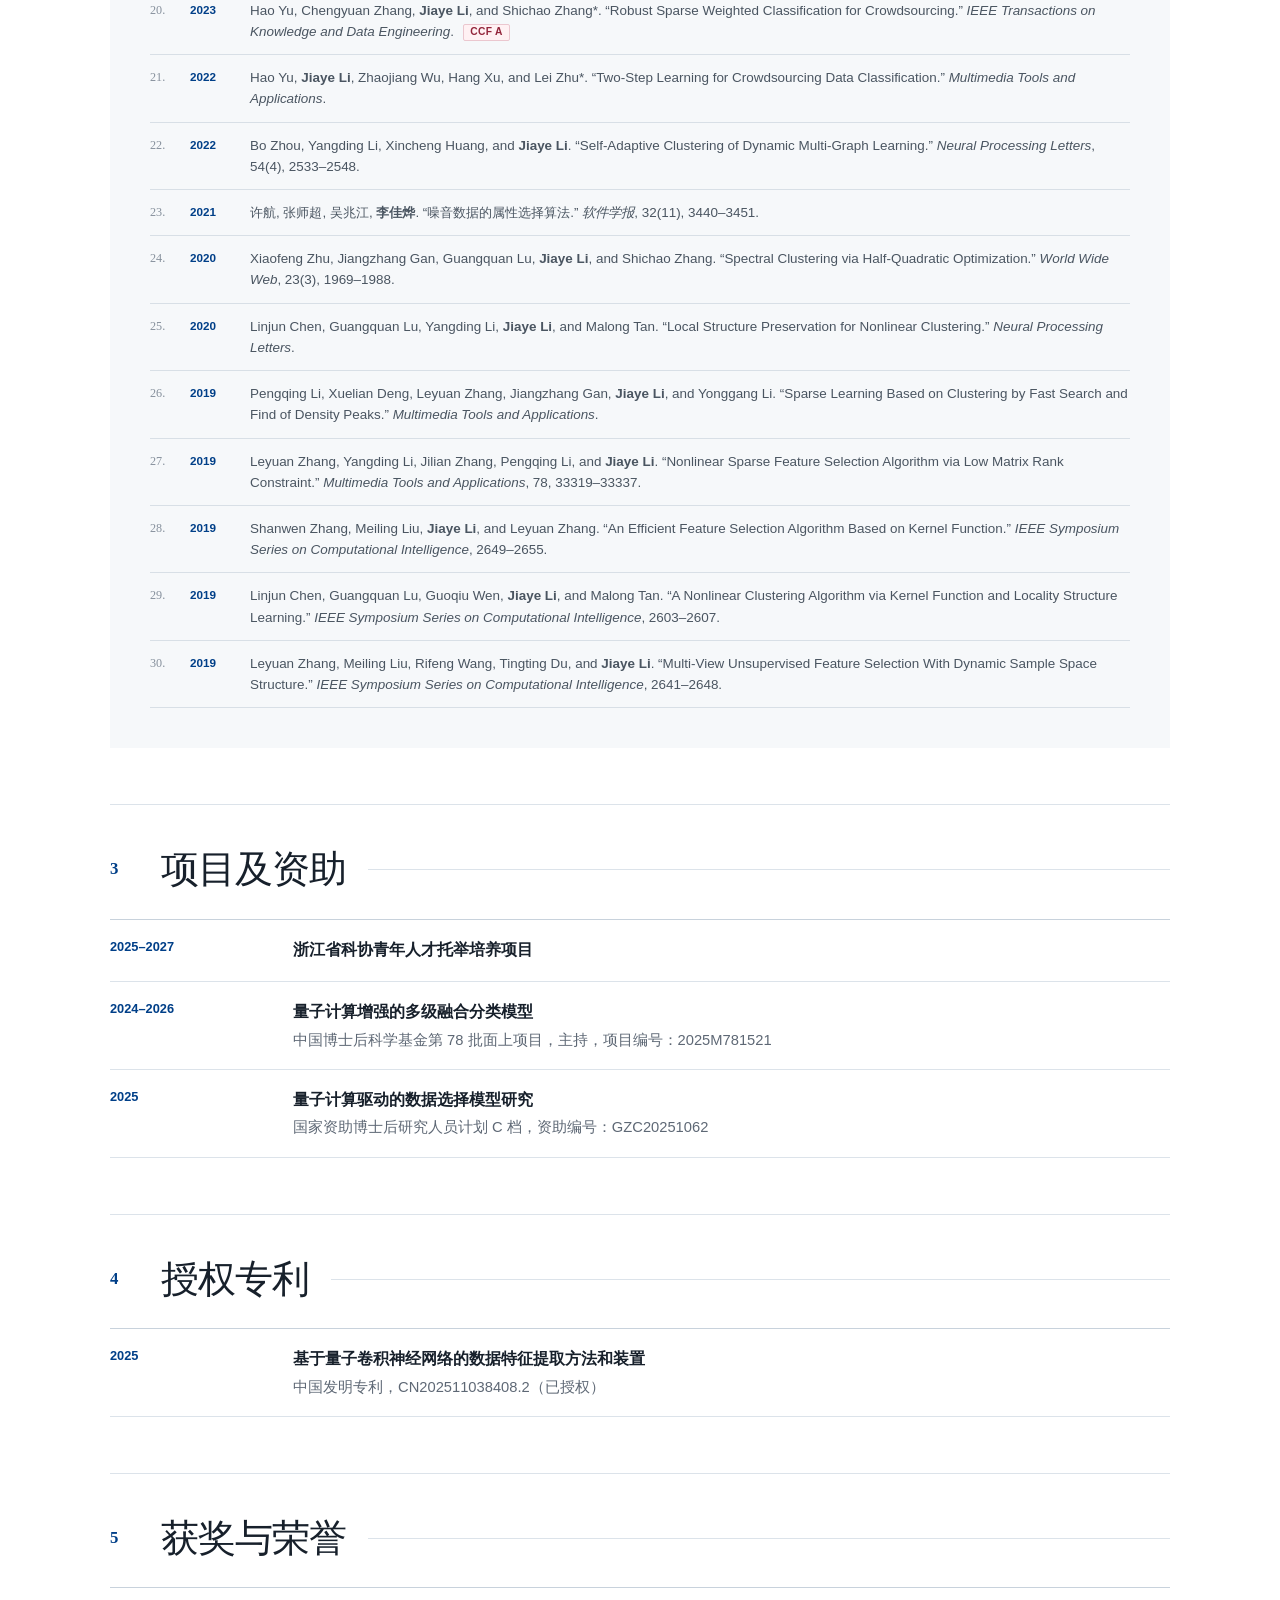
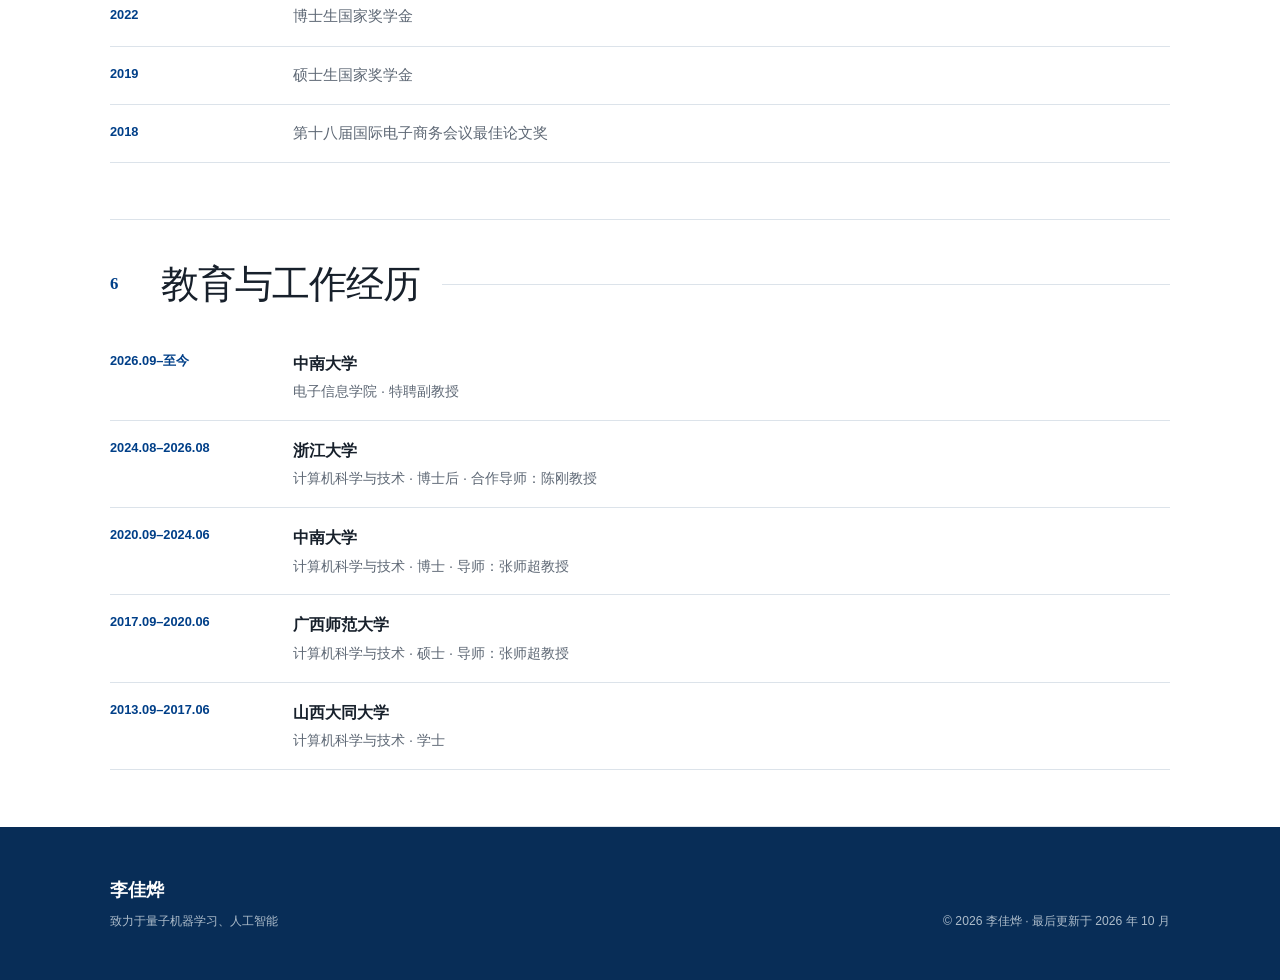
<file: zh.html>
<!doctype html>
<html lang="zh-CN">
<head>
  <meta charset="utf-8">
  <meta name="viewport" content="width=device-width, initial-scale=1">
  <meta name="description" content="李佳烨，中南大学电子信息学院特聘副教授，研究方向为量子机器学习与人工智能。">
  <meta name="theme-color" content="#003f88">
  <title>李佳烨｜学术主页</title>
  <link rel="stylesheet" href="css/style.css">
</head>
<body>
  <a class="skip-link" href="#main">跳至正文</a>
  <header class="topbar">
    <div class="nav-container">
      <a class="site-name" href="#home">李佳烨</a>
      <nav aria-label="主导航">
        <a href="#research">研究</a>
        <a href="#publications">论文</a><a href="#projects">项目</a><a href="#patent">专利</a><a href="#awards">荣誉</a><a href="#education">经历</a>
        <a class="language" href="index.html">English</a>
      </nav>
    </div>
  </header>

  <main id="main" class="container">
    <section id="home" class="hero">
      <div class="portrait">
        <img src="images/profile.jpg" alt="李佳烨">
      </div>
      <div class="hero-info">
        <p class="eyebrow">ACADEMIC HOMEPAGE</p>
        <h1>李佳烨 <span>Jiaye Li</span></h1>
        <p class="position">特聘副教授</p>
        <p class="affiliation">中南大学<br>电子信息学院</p>
        <p class="research-summary">量子机器学习 <i>·</i> 人工智能 <i>·</i> k近邻 <i>·</i> 特征选择 <i>·</i> 图学习</p>
        <div class="profile-links">
          <a href="mailto:lijiaye@zju.edu.cn">邮箱</a>
          <a href="https://scholar.google.com/citations?user=XPhrdd4AAAAJ&hl=zh-CN" target="_blank" rel="noopener">谷歌学术</a>
          <a href="https://orcid.org/0000-0002-6267-8437" target="_blank" rel="noopener">ORCID</a>
        </div>
        <dl class="hero-facts" aria-label="学术成果概览">
          <div><dt>20+</dt><dd>第一 / 通讯作者论文</dd></div>
          <div><dt>10</dt><dd>IEEE / ACM Transactions 论文</dd></div>
          <div><dt>1</dt><dd>ESI 高被引论文</dd></div>
        </dl>
      </div>
    </section>

    <section id="research">
      <div class="section-heading"><p>1</p><h2>研究方向</h2></div>
      <div class="research-grid">
        <article><span>1</span><h3>量子机器学习</h3><p>量子增强分类、特征学习与优化。</p></article>
        <article><span>2</span><h3>人工智能</h3><p>面向复杂、异构和噪声数据的鲁棒学习方法。</p></article>
        <article><span>3</span><h3>近邻学习</h3><p>自适应邻域建模与高效 kNN 分类。</p></article>
        <article><span>4</span><h3>特征与图学习</h3><p>稀疏特征选择、图构建与结构学习。</p></article>
      </div>
    </section>

    <section id="publications">
      <div class="section-heading publication-heading">
        <div><p>2</p><h2>论文发表</h2></div>
        <a href="https://scholar.google.com/citations?user=XPhrdd4AAAAJ&hl=zh-CN" target="_blank" rel="noopener">谷歌学术 ↗</a>
      </div>
      <h3 class="list-heading">十一篇代表作</h3>
      <div class="publication-list">
        <article class="publication">
          <div class="pub-index">2026<br><b>1</b></div>
          <div><h3>Balanced Multi-View Feature Selection Via Differential Information Loss and ℓ<sub>ln,2</sub><sup>2</sup>-Norm Regularization</h3><p class="authors"><strong>Jiaye Li</strong>, Zhongle Xie, Ke Chen, Lidan Shou, Gongsheng Yuan, Gang Chen</p><p class="venue"><em>IEEE Transactions on Knowledge and Data Engineering</em>, 1–17, 2026.</p><div class="tags"><span class="ccf ccf-a">CCF A</span><span>IEEE TKDE</span><span>多视图学习</span><span>特征选择</span></div><div class="pub-links"><a href="https://doi.org/10.1109/TKDE.2026.3735205" target="_blank" rel="noopener">DOI ↗</a></div></div>
        </article>
        <article class="publication">
          <div class="pub-index">2026<br><b>2</b></div>
          <div><h3>Adaptive kNN Graph Model</h3><p class="authors"><strong>Jiaye Li</strong>, Hang Xu, Shichao Zhang</p><p class="venue"><em>Nature Communications</em>, 17, 7491, 2026.</p><div class="tags"><span class="quartile cas-q1">中科院一区</span><span>Nature Communications</span><span>kNN</span><span>图学习</span></div><div class="pub-links"><a href="https://www.nature.com/articles/s41467-026-74296-2" target="_blank" rel="noopener">论文 ↗</a><a href="https://doi.org/10.1038/s41467-026-74296-2" target="_blank" rel="noopener">DOI ↗</a></div></div>
        </article>
        <article class="publication">
          <div class="pub-index">2026<br><b>3</b></div>
          <div><h3>Intertwine: Nonlinear Quantum Feature Selection With Multi-Kernel Circuits</h3><p class="authors">Hang Xu, <strong>Jiaye Li</strong>（通讯作者）</p><p class="venue"><em>IEEE Transactions on Computer-Aided Design of Integrated Circuits and Systems</em>, 45(7), 3346–3359, 2026.</p><div class="tags"><span class="ccf ccf-a">CCF A</span><span>IEEE TCAD</span><span>量子机器学习</span><span>特征选择</span></div></div>
        </article>
        <article class="publication">
          <div class="pub-index">2025<br><b>4</b></div>
          <div><h3>Quantum Multi-View Feature Selection With Configurable Kernel Circuits and Adaptive Fusion</h3><p class="authors"><strong>Jiaye Li</strong>, Hang Xu, Gang Chen, Shichao Zhang</p><p class="venue"><em>IEEE Transactions on Computer-Aided Design of Integrated Circuits and Systems</em>, 2025.</p><div class="tags"><span class="ccf ccf-a">CCF A</span><span>IEEE TCAD</span><span>量子机器学习</span><span>多视图学习</span></div><div class="pub-links"><a href="https://doi.org/10.1109/TCAD.2025.3650093" target="_blank" rel="noopener">DOI ↗</a></div></div>
        </article>
        <article class="publication">
          <div class="pub-index">2025<br><b>5</b></div>
          <div><h3>Robust Quantum Feature Selection With Sparse Optimization Circuit</h3><p class="authors"><strong>Jiaye Li</strong>, Jiagang Song, Jinjing Shi, Hang Xu, Hao Yu, Gang Chen, Shichao Zhang</p><p class="venue"><em>IEEE TCAD</em>, 44(7), 2613–2626, 2025.</p><div class="tags"><span class="ccf ccf-a">CCF A</span><span>IEEE TCAD</span><span>量子机器学习</span><span>稀疏优化</span></div><div class="pub-links"><a href="https://doi.org/10.1109/TCAD.2025.3526060" target="_blank" rel="noopener">DOI ↗</a></div></div>
        </article>
        <article class="publication">
          <div class="pub-index">2025<br><b>6</b></div>
          <div><h3>Piecewise Weighting Function for Collaborative Filtering Recommendation</h3><p class="authors"><strong>Jiaye Li</strong>, Jiagang Song, Shichao Zhang</p><p class="venue"><em>ACM Transactions on Autonomous and Adaptive Systems</em>, 20(1), 2025.</p><div class="tags"><span class="ccf ccf-b">CCF B</span><span>ACM TAAS</span><span>推荐系统</span><span>协同过滤</span></div></div>
        </article>
        <article class="publication">
          <div class="pub-index">2024<br><b>7</b></div>
          <div><h3>Quantum KNN Classification With K Value Selection and Neighbor Selection</h3><p class="authors"><strong>Jiaye Li</strong>, Jian Zhang, Jilian Zhang, Shichao Zhang</p><p class="venue"><em>IEEE TCAD</em>, 43(5), 1332–1345, 2024.</p><div class="tags"><span class="ccf ccf-a">CCF A</span><span>IEEE TCAD</span><span>量子 kNN</span><span>分类</span></div><div class="pub-links"><a href="https://scholar.google.com/scholar?q=%22Quantum+KNN+Classification+With+K+Value+Selection%22" target="_blank" rel="noopener">谷歌学术 ↗</a></div></div>
        </article>
        <article class="publication">
          <div class="pub-index">2024<br><b>8</b></div>
          <div><h3>Quantum Support Vector Machine for Classifying Noisy Data</h3><p class="authors"><strong>Jiaye Li</strong>, Yangding Li, Jiagang Song, Jian Zhang, Shichao Zhang</p><p class="venue"><em>IEEE Transactions on Computers</em>, 73(9), 2233–2247, 2024.</p><div class="tags"><span class="ccf ccf-a">CCF A</span><span>IEEE TC</span><span>量子机器学习</span><span>噪声数据</span></div><div class="pub-links"><a href="https://scholar.google.com/scholar?q=%22Quantum+Support+Vector+Machine+for+Classifying+Noisy+Data%22" target="_blank" rel="noopener">谷歌学术 ↗</a></div></div>
        </article>
        <article class="publication">
          <div class="pub-index">2024<br><b>9</b></div>
          <div><h3>Quantum Nearest Neighbor Collaborative Filtering Algorithm for Recommendation System</h3><p class="authors"><strong>Jiaye Li</strong>, Jinjing Shi, Jian Zhang, Yuhu Lu, Qin Li, Chunlin Yu, Shichao Zhang</p><p class="venue"><em>ACM Transactions on Knowledge Discovery from Data</em>, 18(8), 1–28, 2024.</p><div class="tags"><span class="ccf ccf-b">CCF B</span><span class="quartile jcr-q1">JCR 一区</span><span>ACM TKDD</span><span>量子机器学习</span><span>推荐系统</span></div></div>
        </article>
        <article class="publication">
          <div class="pub-index">2023<br><b>10</b></div>
          <div><h3>KNN Classification With One-Step Computation</h3><p class="authors">Shichao Zhang, <strong>Jiaye Li</strong>（通讯作者）</p><p class="venue"><em>IEEE Transactions on Knowledge and Data Engineering</em>, 35(3), 2711–2723, 2023.</p><div class="tags"><span class="ccf ccf-a">CCF A</span><span>IEEE TKDE</span><span>ESI 高被引</span><span>kNN</span></div><div class="pub-links"><a href="https://doi.org/10.1109/TKDE.2021.3119140" target="_blank" rel="noopener">DOI ↗</a></div></div>
        </article>
        <article class="publication">
          <div class="pub-index">2023<br><b>11</b></div>
          <div><h3>Reachable Distance Function for KNN Classification</h3><p class="authors">Shichao Zhang, <strong>Jiaye Li</strong>（通讯作者）, Yangding Li（通讯作者）</p><p class="venue"><em>IEEE Transactions on Knowledge and Data Engineering</em>, 35(7), 7382–7396, 2023.</p><div class="tags"><span class="ccf ccf-a">CCF A</span><span>IEEE TKDE</span><span>kNN</span><span>距离学习</span></div></div>
        </article>
      </div>
      <div class="complete-publications">
        <div class="list-title-row"><h3>其它论文</h3><span>共 30 篇</span></div>
        <p class="publication-note"><sup>*</sup> 通讯作者 · <sup>#</sup> 共同第一作者</p>

        <h4>其它第一作者及通讯作者论文</h4>
        <ol>
          <li><span class="paper-year">2026</span><p>Hang Xu, <strong>Jiaye Li*</strong>, Hao Yu, Jian Zhang, and Shichao Zhang. “Noise-Tolerant Multi-View Feature Selection.” <em>Knowledge and Information Systems</em>, 68, 61. <span class="ccf-mark ccf-b">CCF B</span></p></li>
          <li><span class="paper-year">2025</span><p>Jiagang Song, Hang Xu, <strong>Jiaye Li*</strong>, and Shichao Zhang. “Demand-Driven kNN Classification.” <em>Knowledge-Based Systems</em>, 327, 114090. <span class="quartile-mark cas-q1">中科院一区</span></p></li>
          <li><span class="paper-year">2024</span><p>Hang Xu and <strong>Jiaye Li*</strong>. “Efficient Discriminative Feature Selection With Grouping Relative Comparison.” <em>Chinese Conference on Pattern Recognition and Computer Vision (PRCV)</em>, 81–96.</p></li>
          <li><span class="paper-year">2023</span><p><strong>Jiaye Li</strong>, Hang Xu, Hao Yu, Weixin Li, and Shichao Zhang*. “Anti-Noise Multi-View Feature Selection With Sample Constraints.” <em>IEEE International Conference on Data Mining (ICDM)</em>, 259–268. <span class="ccf-mark ccf-b">CCF B</span></p></li>
          <li><span class="paper-year">2022</span><p>Shichao Zhang, <strong>Jiaye Li*</strong>, Wenzhen Zhang, and Yongsong Qin. “Hyper-Class Representation of Data.” <em>Neurocomputing</em>, 503, 200–218. <span class="quartile-mark jcr-q1">JCR 一区</span></p></li>
          <li><span class="paper-year">2022</span><p><strong>Jiaye Li</strong>, Hang Xu, Hao Yu*, Zhihao Jiang, and Lei Zhu. “Multi-Modal Feature Selection With Anchor Graph for Alzheimer’s Disease.” <em>Frontiers in Neuroscience</em>.</p></li>
          <li><span class="paper-year">2022</span><p>Jiangzhang Gan#, <strong>Jiaye Li#</strong>, and Yangcai Xie. “Robust SVM for Cost-Sensitive Learning.” <em>Neural Processing Letters</em>, 54(4), 2737–2758.</p></li>
          <li><span class="paper-year">2020</span><p><strong>Jiaye Li</strong>, Shichao Zhang, Leyuan Zhang, Cong Lei, and Jilian Zhang. “Unsupervised Nonlinear Feature Selection Algorithm via Kernel Function.” <em>Neural Computing and Applications</em>, 32(11), 6443–6454.</p></li>
          <li><span class="paper-year">2019</span><p><strong>Jiaye Li#</strong>, Lin Wu#, Guoqiu Wen, and Zhi Li. “Exclusive Feature Selection and Multi-View Learning for Alzheimer’s Disease.” <em>Journal of Visual Communication and Image Representation</em>, 102605.</p></li>
          <li><span class="paper-year">2019</span><p><strong>Jiaye Li</strong>, Hao Yu, Leyuan Zhang, and Guoqiu Wen. “Double Weighted K-Nearest Voting for Label Aggregation in Crowdsourcing Learning.” <em>Multimedia Tools and Applications</em>, 78(23), 33357–33374.</p></li>
          <li><span class="paper-year">2019</span><p><strong>李佳烨</strong>, 张乐园, 雷聪. “基于核函数的低秩非线性属性选择算法.” <em>计算机工程与设计</em>, 40(9), 2537–2543, 2563.</p></li>
          <li><span class="paper-year">2019</span><p><strong>李佳烨</strong>, 余浩. “基于K近邻的众包数据分类算法.” <em>计算机应用研究</em>. doi: 10.19734/j.issn.1001-3695.2018.09.0736.</p></li>
          <li><span class="paper-year">2019</span><p><strong>李佳烨</strong>, 张乐园, 雷聪, 甘江璋, 吕治政. “基于局部结构学习的非线性属性选择算法.” <em>计算机应用研究</em>. doi: 10.19734/j.issn.1001-3695.2018.07.0524.</p></li>
          <li><span class="paper-year">2018</span><p><strong>Jiaye Li</strong>, Xiaofeng Zhu, Jiangzhang Gan, Leyuan Zhang, Shanwen Zhang, and Shichao Zhang. “Unsupervised Feature Selection Algorithm via Local Structure Learning and Kernel Function.” <em>18th International Conference on Electronic Business</em>, 721–730. 最佳论文奖.</p></li>
        </ol>

        <h4>其他合作论文</h4>
        <ol start="15">
          <li><span class="paper-year">2026</span><p>Hao Yu, <strong>Jiaye Li</strong>, and Shichao Zhang. “Self-Paced Learning for Crowdsourcing.” <em>Information Fusion</em>, 104364. <span class="quartile-mark cas-q1">中科院一区</span></p></li>
          <li><span class="paper-year">2026</span><p>Hao Yu, Shichao Zhang, <strong>Jiaye Li</strong>, and Chengqing Li. “Semi-Supervised Majority Voting for Crowdsourcing.” <em>Information Fusion</em>, 125(1), 1–15. <span class="quartile-mark cas-q1">中科院一区</span></p></li>
          <li><span class="paper-year">2026</span><p>Wenzhen Zhang, Debo Cheng, <strong>Jiaye Li</strong>, and Shichao Zhang. “One-Step Negative Learning via Structured Suppression for Robust Classification With Noisy Labels.” <em>Knowledge-Based Systems</em>, 335, 115173. <span class="quartile-mark cas-q1">中科院一区</span></p></li>
          <li><span class="paper-year">2026</span><p>Ziyue Wang, Zhiwei Ye, Gongsheng Yuan, Mengying Zhu, <strong>Jiaye Li</strong>, Guanjie Cheng, and Ling Qian. “Scalable Hybrid Quantum-Classical Optimization for the Traveling Salesman Problem.” <em>3rd Workshop on Quantum Computing and Quantum-Inspired Technology for Data-Intensive Systems and Applications</em>, 1–2.</p></li>
          <li><span class="paper-year">2025</span><p>Wenzhen Zhang, Debo Cheng, Guangquan Lu, Bo Zhou, <strong>Jiaye Li</strong>, and Shichao Zhang. “Efficient Adaptive Label Refinement for Label Noise Learning.” <em>Neurocomputing</em>, 639, 130305.</p></li>
          <li><span class="paper-year">2023</span><p>Hao Yu, Chengyuan Zhang, <strong>Jiaye Li</strong>, and Shichao Zhang*. “Robust Sparse Weighted Classification for Crowdsourcing.” <em>IEEE Transactions on Knowledge and Data Engineering</em>. <span class="ccf-mark ccf-a">CCF A</span></p></li>
          <li><span class="paper-year">2022</span><p>Hao Yu, <strong>Jiaye Li</strong>, Zhaojiang Wu, Hang Xu, and Lei Zhu*. “Two-Step Learning for Crowdsourcing Data Classification.” <em>Multimedia Tools and Applications</em>.</p></li>
          <li><span class="paper-year">2022</span><p>Bo Zhou, Yangding Li, Xincheng Huang, and <strong>Jiaye Li</strong>. “Self-Adaptive Clustering of Dynamic Multi-Graph Learning.” <em>Neural Processing Letters</em>, 54(4), 2533–2548.</p></li>
          <li><span class="paper-year">2021</span><p>许航, 张师超, 吴兆江, <strong>李佳烨</strong>. “噪音数据的属性选择算法.” <em>软件学报</em>, 32(11), 3440–3451.</p></li>
          <li><span class="paper-year">2020</span><p>Xiaofeng Zhu, Jiangzhang Gan, Guangquan Lu, <strong>Jiaye Li</strong>, and Shichao Zhang. “Spectral Clustering via Half-Quadratic Optimization.” <em>World Wide Web</em>, 23(3), 1969–1988.</p></li>
          <li><span class="paper-year">2020</span><p>Linjun Chen, Guangquan Lu, Yangding Li, <strong>Jiaye Li</strong>, and Malong Tan. “Local Structure Preservation for Nonlinear Clustering.” <em>Neural Processing Letters</em>.</p></li>
          <li><span class="paper-year">2019</span><p>Pengqing Li, Xuelian Deng, Leyuan Zhang, Jiangzhang Gan, <strong>Jiaye Li</strong>, and Yonggang Li. “Sparse Learning Based on Clustering by Fast Search and Find of Density Peaks.” <em>Multimedia Tools and Applications</em>.</p></li>
          <li><span class="paper-year">2019</span><p>Leyuan Zhang, Yangding Li, Jilian Zhang, Pengqing Li, and <strong>Jiaye Li</strong>. “Nonlinear Sparse Feature Selection Algorithm via Low Matrix Rank Constraint.” <em>Multimedia Tools and Applications</em>, 78, 33319–33337.</p></li>
          <li><span class="paper-year">2019</span><p>Shanwen Zhang, Meiling Liu, <strong>Jiaye Li</strong>, and Leyuan Zhang. “An Efficient Feature Selection Algorithm Based on Kernel Function.” <em>IEEE Symposium Series on Computational Intelligence</em>, 2649–2655.</p></li>
          <li><span class="paper-year">2019</span><p>Linjun Chen, Guangquan Lu, Guoqiu Wen, <strong>Jiaye Li</strong>, and Malong Tan. “A Nonlinear Clustering Algorithm via Kernel Function and Locality Structure Learning.” <em>IEEE Symposium Series on Computational Intelligence</em>, 2603–2607.</p></li>
          <li><span class="paper-year">2019</span><p>Leyuan Zhang, Meiling Liu, Rifeng Wang, Tingting Du, and <strong>Jiaye Li</strong>. “Multi-View Unsupervised Feature Selection With Dynamic Sample Space Structure.” <em>IEEE Symposium Series on Computational Intelligence</em>, 2641–2648.</p></li>
        </ol>
      </div>
    </section>

    <section id="projects">
      <div class="section-heading"><p>3</p><h2>项目及资助</h2></div>
      <div class="award-list">
        <article><time>2025–2027</time><p><strong>浙江省科协青年人才托举培养项目</strong></p></article>
        <article><time>2024–2026</time><p><strong>量子计算增强的多级融合分类模型</strong>中国博士后科学基金第 78 批面上项目，主持，项目编号：2025M781521</p></article>
        <article><time>2025</time><p><strong>量子计算驱动的数据选择模型研究</strong>国家资助博士后研究人员计划 C 档，资助编号：GZC20251062</p></article>
      </div>
    </section>

    <section id="patent">
      <div class="section-heading"><p>4</p><h2>授权专利</h2></div>
      <div class="award-list">
        <article><time>2025</time><p><strong>基于量子卷积神经网络的数据特征提取方法和装置</strong>中国发明专利，CN202511038408.2（已授权）</p></article>
      </div>
    </section>

    <section id="awards">
      <div class="section-heading"><p>5</p><h2>获奖与荣誉</h2></div>
      <div class="award-list">
        <article><time>2022</time><p>博士生国家奖学金</p></article>
        <article><time>2019</time><p>硕士生国家奖学金</p></article>
        <article><time>2018</time><p>第十八届国际电子商务会议最佳论文奖</p></article>
      </div>
    </section>

    <section id="education">
      <div class="section-heading"><p>6</p><h2>教育与工作经历</h2></div>
      <div class="experience"><time>2026.09–至今</time><div><h3>中南大学</h3><p>电子信息学院 · 特聘副教授</p></div></div>
      <div class="experience"><time>2024.08–2026.08</time><div><h3>浙江大学</h3><p>计算机科学与技术 · 博士后 · 合作导师：陈刚教授</p></div></div>
      <div class="experience"><time>2020.09–2024.06</time><div><h3>中南大学</h3><p>计算机科学与技术 · 博士 · 导师：张师超教授</p></div></div>
      <div class="experience"><time>2017.09–2020.06</time><div><h3>广西师范大学</h3><p>计算机科学与技术 · 硕士 · 导师：张师超教授</p></div></div>
      <div class="experience"><time>2013.09–2017.06</time><div><h3>山西大同大学</h3><p>计算机科学与技术 · 学士</p></div></div>
    </section>
  </main>

  <footer><div><strong>李佳烨</strong><p>致力于量子机器学习、人工智能</p></div><p>© 2026 李佳烨 · 最后更新于 2026 年 10 月</p></footer>
</body>
</html>
</file>
<file: css/style.css>
:root {
  --blue: #003f88;
  --blue-dark: #082d57;
  --blue-soft: #eaf1f8;
  --ink: #17202b;
  --muted: #5e6875;
  --faint: #87919d;
  --line: #dce3ea;
  --line-strong: #c8d2dc;
  --paper: #f6f8fa;
  --surface: #ffffff;
  --max: 1120px;
  --serif: Georgia, "Times New Roman", "Songti SC", "Noto Serif CJK SC", serif;
  --sans: Inter, -apple-system, BlinkMacSystemFont, "Segoe UI", "PingFang SC", "Microsoft YaHei", Arial, sans-serif;
}

* { box-sizing: border-box; }

html {
  scroll-behavior: smooth;
  scroll-padding-top: 88px;
}

body {
  margin: 0;
  color: var(--ink);
  background: var(--surface);
  font-family: var(--sans);
  font-size: 16px;
  line-height: 1.72;
  -webkit-font-smoothing: antialiased;
  text-rendering: optimizeLegibility;
}

a {
  color: var(--blue);
  text-decoration: none;
}

a:hover {
  text-decoration: underline;
  text-decoration-thickness: 1px;
  text-underline-offset: 4px;
}

a:focus-visible {
  outline: 3px solid rgba(0, 63, 136, .22);
  outline-offset: 3px;
  border-radius: 2px;
}

.skip-link {
  position: fixed;
  z-index: 100;
  top: -70px;
  left: 20px;
  padding: .65rem 1rem;
  color: #fff;
  background: var(--blue);
}

.skip-link:focus { top: 16px; }

/* Navigation */

.topbar {
  position: sticky;
  z-index: 20;
  top: 0;
  background: rgba(255, 255, 255, .96);
  border-bottom: 1px solid var(--line);
  backdrop-filter: blur(14px);
}

.nav-container {
  width: min(100%, var(--max));
  min-height: 72px;
  margin: 0 auto;
  padding: 0 30px;
  display: flex;
  align-items: center;
  justify-content: space-between;
  gap: 34px;
}

.site-name {
  flex: 0 0 auto;
  color: var(--ink);
  font-family: var(--serif);
  font-size: 1.15rem;
  font-weight: 700;
  letter-spacing: -.015em;
}

.site-name::after {
  content: "";
  display: inline-block;
  width: 6px;
  height: 6px;
  margin-left: 8px;
  background: var(--blue);
  border-radius: 50%;
  vertical-align: .12em;
}

nav {
  min-width: 0;
  display: flex;
  align-items: center;
  justify-content: flex-end;
  gap: 22px;
}

nav a {
  flex: 0 0 auto;
  color: #485360;
  font-size: .82rem;
  font-weight: 600;
  letter-spacing: .015em;
}

nav a:hover {
  color: var(--blue);
  text-decoration: none;
}

nav .language {
  padding: .28rem .65rem;
  color: var(--blue);
  border: 1px solid #aebfd1;
  border-radius: 3px;
}

nav .language:hover {
  color: #fff;
  background: var(--blue);
  border-color: var(--blue);
}

/* Page frame and hero */

.container {
  width: min(100%, var(--max));
  margin: 0 auto;
  padding: 0 30px;
}

.container > section {
  padding: 44px 0 56px;
  border-bottom: 1px solid var(--line);
}

.hero {
  min-height: 530px;
  display: grid;
  grid-template-columns: 220px minmax(0, 1fr);
  align-items: center;
  gap: 76px;
  border-bottom: 0 !important;
}

.portrait {
  position: relative;
  width: 220px;
  aspect-ratio: 3 / 4;
  overflow: hidden;
  background: var(--blue-soft);
  border: 1px solid var(--line-strong);
}

.portrait::after {
  content: "";
  position: absolute;
  inset: auto -1px -1px auto;
  width: 58px;
  height: 5px;
  background: var(--blue);
}

.portrait img {
  width: 100%;
  height: 100%;
  display: block;
  object-fit: cover;
}

.portrait span {
  height: 100%;
  display: grid;
  place-items: center;
  color: #fff;
  background: var(--blue);
  font-family: var(--serif);
  font-size: 4rem;
}

.hero-info { min-width: 0; }

.eyebrow {
  margin: 0 0 17px;
  color: var(--blue);
  font-size: .72rem;
  font-weight: 800;
  letter-spacing: .22em;
}

.hero h1 {
  margin: 0;
  font-family: var(--serif);
  font-size: clamp(3.25rem, 6vw, 4.8rem);
  font-weight: 500;
  line-height: .98;
  letter-spacing: -.045em;
}

.hero h1 span {
  margin-left: .55rem;
  color: var(--faint);
  font-family: var(--serif);
  font-size: .34em;
  font-weight: 400;
  letter-spacing: 0;
  white-space: nowrap;
}

.position {
  margin: 28px 0 0;
  color: var(--blue);
  font-size: 1.07rem;
  font-weight: 750;
}

.affiliation {
  margin: 3px 0 0;
  color: #46515d;
  font-size: .95rem;
}

.research-summary {
  max-width: 720px;
  margin: 22px 0 0;
  color: #46515d;
  font-size: .96rem;
}

.research-summary i {
  padding: 0 .3rem;
  color: #9cb2c8;
  font-style: normal;
}

.profile-links {
  display: flex;
  flex-wrap: wrap;
  gap: 10px;
  margin-top: 23px;
}

.profile-links a {
  min-width: 76px;
  padding: .42rem .82rem;
  color: var(--blue);
  background: #fff;
  border: 1px solid #b8c7d6;
  border-radius: 3px;
  font-size: .82rem;
  font-weight: 700;
  text-align: center;
}

.profile-links a:hover {
  color: #fff;
  background: var(--blue);
  border-color: var(--blue);
  text-decoration: none;
}

.hero-facts {
  max-width: 720px;
  margin: 33px 0 0;
  padding: 20px 0 0;
  display: grid;
  grid-template-columns: repeat(3, 1fr);
  gap: 0;
  border-top: 1px solid var(--line);
}

.hero-facts div {
  min-width: 0;
  padding: 0 22px;
  border-left: 1px solid var(--line);
}

.hero-facts div:first-child {
  padding-left: 0;
  border-left: 0;
}

.hero-facts dt {
  color: var(--blue-dark);
  font-family: var(--serif);
  font-size: 1.55rem;
  font-weight: 700;
  line-height: 1;
}

.hero-facts dd {
  margin: 7px 0 0;
  color: var(--muted);
  font-size: .73rem;
  line-height: 1.45;
}

/* Section hierarchy */

.section-heading {
  margin-bottom: 28px;
  display: grid;
  grid-template-columns: 36px max-content 1fr;
  align-items: center;
  gap: 15px;
}

.section-heading::after {
  content: "";
  height: 1px;
  margin-left: 7px;
  background: var(--line);
}

.section-heading > p,
.publication-heading > div > p {
  margin: 0;
  color: var(--blue);
  font-family: var(--serif);
  font-size: 1.05rem;
  font-weight: 700;
  letter-spacing: 0;
}

.section-heading h2 {
  margin: 0;
  font-family: var(--serif);
  font-size: clamp(1.9rem, 3vw, 2.35rem);
  font-weight: 500;
  line-height: 1.1;
  letter-spacing: -.025em;
}

.prose {
  max-width: 850px;
  margin-left: 51px;
  color: #36414d;
  font-family: var(--serif);
  font-size: 1.03rem;
  line-height: 1.85;
}

.prose p { margin: 0 0 18px; }

/* Research */

.research-grid {
  display: grid;
  grid-template-columns: repeat(4, 1fr);
  border-top: 1px solid var(--line-strong);
  border-bottom: 1px solid var(--line-strong);
}

.research-grid article {
  min-height: 190px;
  padding: 23px 23px 25px;
  border-left: 1px solid var(--line);
}

.research-grid article:first-child { border-left: 0; }

.research-grid span {
  color: var(--blue);
  font-family: var(--serif);
  font-size: .8rem;
}

.research-grid h3,
.theme-list h3 {
  margin: 27px 0 8px;
  font-family: var(--serif);
  font-size: 1.12rem;
  font-weight: 600;
  line-height: 1.35;
}

.research-grid p,
.theme-list p {
  margin: 0;
  color: var(--muted);
  font-size: .88rem;
  line-height: 1.62;
}

/* News and timelines */

.news-list,
.award-list {
  border-top: 1px solid var(--line-strong);
}

.news-list article,
.award-list article,
.experience {
  display: grid;
  grid-template-columns: 155px 1fr;
  gap: 28px;
  padding: 16px 0;
  border-bottom: 1px solid var(--line);
}

.news-list time,
.award-list time,
.experience time {
  color: var(--blue);
  font-size: .8rem;
  font-weight: 750;
  font-variant-numeric: tabular-nums;
}

.news-list p,
.award-list p,
.experience h3,
.experience p { margin: 0; }

.news-list p { color: #37424e; }

.award-list p {
  color: var(--muted);
  font-size: .92rem;
}

.award-list p strong {
  display: block;
  margin-bottom: 2px;
  color: var(--ink);
  font-family: var(--serif);
  font-size: 1rem;
  font-weight: 600;
}

.experience h3 {
  font-family: var(--serif);
  font-size: 1rem;
  font-weight: 600;
}

.experience p {
  margin-top: 2px;
  color: var(--muted);
  font-size: .9rem;
}

/* Publication highlights */

.publication-heading {
  grid-template-columns: 1fr max-content;
  align-items: end;
}

.publication-heading::after { display: none; }

.publication-heading > div {
  display: grid;
  grid-template-columns: 36px max-content;
  align-items: center;
  gap: 15px;
}

.publication-heading > a {
  padding-bottom: 3px;
  font-size: .77rem;
  font-weight: 750;
}

.list-heading {
  margin: 0 0 13px;
  color: var(--muted);
  font-size: .76rem;
  font-weight: 800;
  letter-spacing: .1em;
  text-transform: uppercase;
}

.publication-list {
  border-top: 1px solid var(--line-strong);
}

.publication {
  display: grid;
  grid-template-columns: 72px minmax(0, 1fr);
  gap: 28px;
  padding: 25px 0 26px;
  border-bottom: 1px solid var(--line);
}

.publication:hover { background: rgba(234, 241, 248, .32); }

.pub-index {
  color: var(--faint);
  font-size: .72rem;
  line-height: 1.45;
  font-variant-numeric: tabular-nums;
}

.pub-index b {
  color: var(--blue);
  font-family: var(--serif);
  font-size: 1.36rem;
}

.publication h3 {
  max-width: 830px;
  margin: 0 0 10px;
  font-family: var(--serif);
  font-size: 1.3rem;
  font-weight: 600;
  line-height: 1.38;
  letter-spacing: -.01em;
}

.authors,
.venue {
  margin: 2px 0;
  color: #4d5864;
  font-size: .9rem;
  line-height: 1.55;
}

.authors strong { color: var(--ink); }

.tags,
.pub-links {
  display: flex;
  flex-wrap: wrap;
  gap: 6px;
  margin-top: 14px;
}

.tags span {
  padding: .13rem .5rem;
  color: #536171;
  background: var(--paper);
  border: 1px solid #e0e6ec;
  border-radius: 2px;
  font-size: .68rem;
  line-height: 1.35;
}

.pub-links { gap: 18px; }

.pub-links a {
  font-size: .77rem;
  font-weight: 750;
}

/* Complete compact bibliography */

.complete-publications {
  margin-top: 52px;
  padding: 35px 40px 40px;
  background: var(--paper);
  border-top: 4px solid var(--blue);
}

.list-title-row {
  display: flex;
  align-items: baseline;
  justify-content: space-between;
  gap: 20px;
}

.list-title-row h3 {
  margin: 0;
  font-family: var(--serif);
  font-size: 1.65rem;
  font-weight: 500;
}

.list-title-row span,
.publication-note {
  color: var(--muted);
  font-size: .76rem;
}

.publication-note { margin: 4px 0 31px; }

.complete-publications h4 {
  margin: 29px 0 9px;
  color: var(--blue);
  font-size: .76rem;
  font-weight: 800;
  letter-spacing: .08em;
  text-transform: uppercase;
}

.complete-publications ol {
  margin: 0;
  padding: 0;
  list-style: none;
  counter-reset: papers;
}

.complete-publications ol[start="15"] { counter-reset: papers 14; }

.complete-publications li {
  counter-increment: papers;
  display: grid;
  grid-template-columns: 30px 50px minmax(0, 1fr);
  gap: 10px;
  padding: 12px 0;
  border-top: 1px solid #d8dfe6;
}

.complete-publications li::before {
  content: counter(papers) ".";
  color: var(--faint);
  font-family: var(--serif);
  font-size: .76rem;
  font-variant-numeric: tabular-nums;
}

.complete-publications li:last-child { border-bottom: 1px solid #d8dfe6; }

.complete-publications li p {
  margin: 0;
  color: #4a5561;
  font-size: .84rem;
  line-height: 1.58;
}

.paper-year {
  color: var(--blue);
  font-size: .73rem;
  font-weight: 750;
  font-variant-numeric: tabular-nums;
}

/* Classification badges */

.tags .ccf,
.tags .quartile,
.ccf-mark,
.quartile-mark {
  font-weight: 800;
  letter-spacing: .025em;
}

.tags .ccf-a,
.ccf-mark.ccf-a {
  color: #92243a;
  background: #fff1f3;
  border-color: #ebc7cf;
}

.tags .ccf-b,
.ccf-mark.ccf-b {
  color: #77520a;
  background: #fff8e7;
  border-color: #e8d5a4;
}

.tags .cas-q1,
.quartile-mark.cas-q1 {
  color: #176046;
  background: #edf8f3;
  border-color: #b9ddcf;
}

.tags .jcr-q1,
.quartile-mark.jcr-q1 {
  color: #654597;
  background: #f5f1fb;
  border-color: #d6c9e7;
}

.ccf-mark,
.quartile-mark {
  display: inline-block;
  margin-left: .35rem;
  padding: .02rem .38rem;
  border: 1px solid;
  border-radius: 2px;
  font-size: .64rem;
  line-height: 1.45;
  vertical-align: .08em;
}

/* Footer */

footer {
  width: 100%;
  margin: 0;
  padding: 48px max(30px, calc((100vw - var(--max)) / 2 + 30px));
  display: flex;
  align-items: end;
  justify-content: space-between;
  gap: 36px;
  color: #aebdcb;
  background: var(--blue-dark);
  font-size: .76rem;
}

footer strong {
  color: #fff;
  font-family: var(--serif);
  font-size: 1.15rem;
  font-weight: 600;
}

footer p { margin: 4px 0 0; }

/* Responsive */

@media (max-width: 960px) {
  .nav-container {
    min-height: 66px;
    gap: 22px;
  }

  nav { gap: 15px; }
  nav a { font-size: .76rem; }

  .hero {
    grid-template-columns: 190px minmax(0, 1fr);
    gap: 52px;
  }

  .portrait { width: 190px; }

  .research-grid { grid-template-columns: repeat(2, 1fr); }
  .research-grid article:nth-child(3) { border-left: 0; }
  .research-grid article:nth-child(n+3) { border-top: 1px solid var(--line); }
}

@media (max-width: 760px) {
  html { scroll-padding-top: 112px; }

  .topbar { position: sticky; }

  .nav-container {
    min-height: 0;
    padding: 12px 20px 10px;
    align-items: flex-start;
    flex-wrap: wrap;
    gap: 8px 18px;
  }

  .site-name { line-height: 28px; }

  nav {
    order: 3;
    width: 100%;
    padding: 3px 0 1px;
    justify-content: flex-start;
    gap: 19px;
    overflow-x: auto;
    scrollbar-width: none;
  }

  nav::-webkit-scrollbar { display: none; }
  nav .language { order: -1; }

  .container { padding: 0 20px; }
  .container > section { padding: 36px 0 46px; }

  .hero {
    min-height: auto;
    grid-template-columns: 122px minmax(0, 1fr);
    align-items: start;
    gap: 28px;
    padding-top: 44px !important;
  }

  .portrait { width: 122px; }
  .hero-info { display: contents; }
  .portrait { grid-row: 1 / span 4; }

  .eyebrow,
  .hero h1,
  .position,
  .affiliation { grid-column: 2; }

  .eyebrow { margin-top: 2px; }
  .hero h1 { font-size: clamp(2.2rem, 10vw, 3.2rem); }

  .hero h1 span {
    display: block;
    margin: 9px 0 0;
    font-size: .35em;
  }

  .position { margin-top: 16px; }
  .affiliation { font-size: .82rem; }

  .research-summary,
  .profile-links,
  .hero-facts {
    grid-column: 1 / -1;
  }

  .research-summary { margin-top: 0; }

  .hero-facts div { padding: 0 14px; }

  .section-heading {
    grid-template-columns: 25px max-content 1fr;
    gap: 11px;
  }

  .publication-heading { grid-template-columns: 1fr max-content; }
  .publication-heading > div { grid-template-columns: 25px max-content; gap: 11px; }
  .prose { margin-left: 36px; }

  .complete-publications {
    margin-top: 43px;
    padding: 30px 24px 34px;
  }

  footer {
    padding: 40px 20px;
    align-items: flex-start;
    flex-direction: column;
    gap: 20px;
  }
}

@media (max-width: 520px) {
  .hero {
    grid-template-columns: 96px minmax(0, 1fr);
    gap: 22px;
  }

  .portrait { width: 96px; }
  .eyebrow { font-size: .58rem; letter-spacing: .16em; }
  .hero h1 { font-size: 2.12rem; }
  .position { font-size: .92rem; }

  .research-summary i { padding: 0 .15rem; }

  .profile-links a {
    flex: 1 1 30%;
    min-width: 0;
  }

  .hero-facts { gap: 0; }
  .hero-facts div { padding: 0 10px; }
  .hero-facts dt { font-size: 1.3rem; }
  .hero-facts dd { font-size: .66rem; }

  .section-heading h2 { font-size: 1.75rem; }
  .section-heading::after { margin-left: 0; }
  .prose { margin-left: 0; font-size: .98rem; }

  .research-grid { grid-template-columns: 1fr; }
  .research-grid article {
    min-height: auto;
    padding: 22px 20px 24px;
    border-top: 1px solid var(--line);
    border-left: 0;
  }
  .research-grid article:first-child { border-top: 0; }
  .research-grid h3 { margin-top: 18px; }

  .news-list article,
  .award-list article,
  .experience {
    grid-template-columns: 1fr;
    gap: 4px;
  }

  .publication {
    grid-template-columns: 1fr;
    gap: 7px;
    padding: 25px 0;
  }

  .pub-index br { display: none; }
  .pub-index b { margin-left: 7px; font-size: .9rem; }
  .publication h3 { font-size: 1.1rem; }

  .publication-heading { align-items: end; }
  .publication-heading > a { white-space: nowrap; }

  .complete-publications { padding: 29px 15px 32px; }
  .list-title-row { align-items: flex-start; flex-direction: column; gap: 0; }
  .complete-publications li { grid-template-columns: 25px 42px minmax(0, 1fr); gap: 6px; }
  .complete-publications li p { font-size: .78rem; }
}

@media (prefers-reduced-motion: reduce) {
  html { scroll-behavior: auto; }
}
</file>
